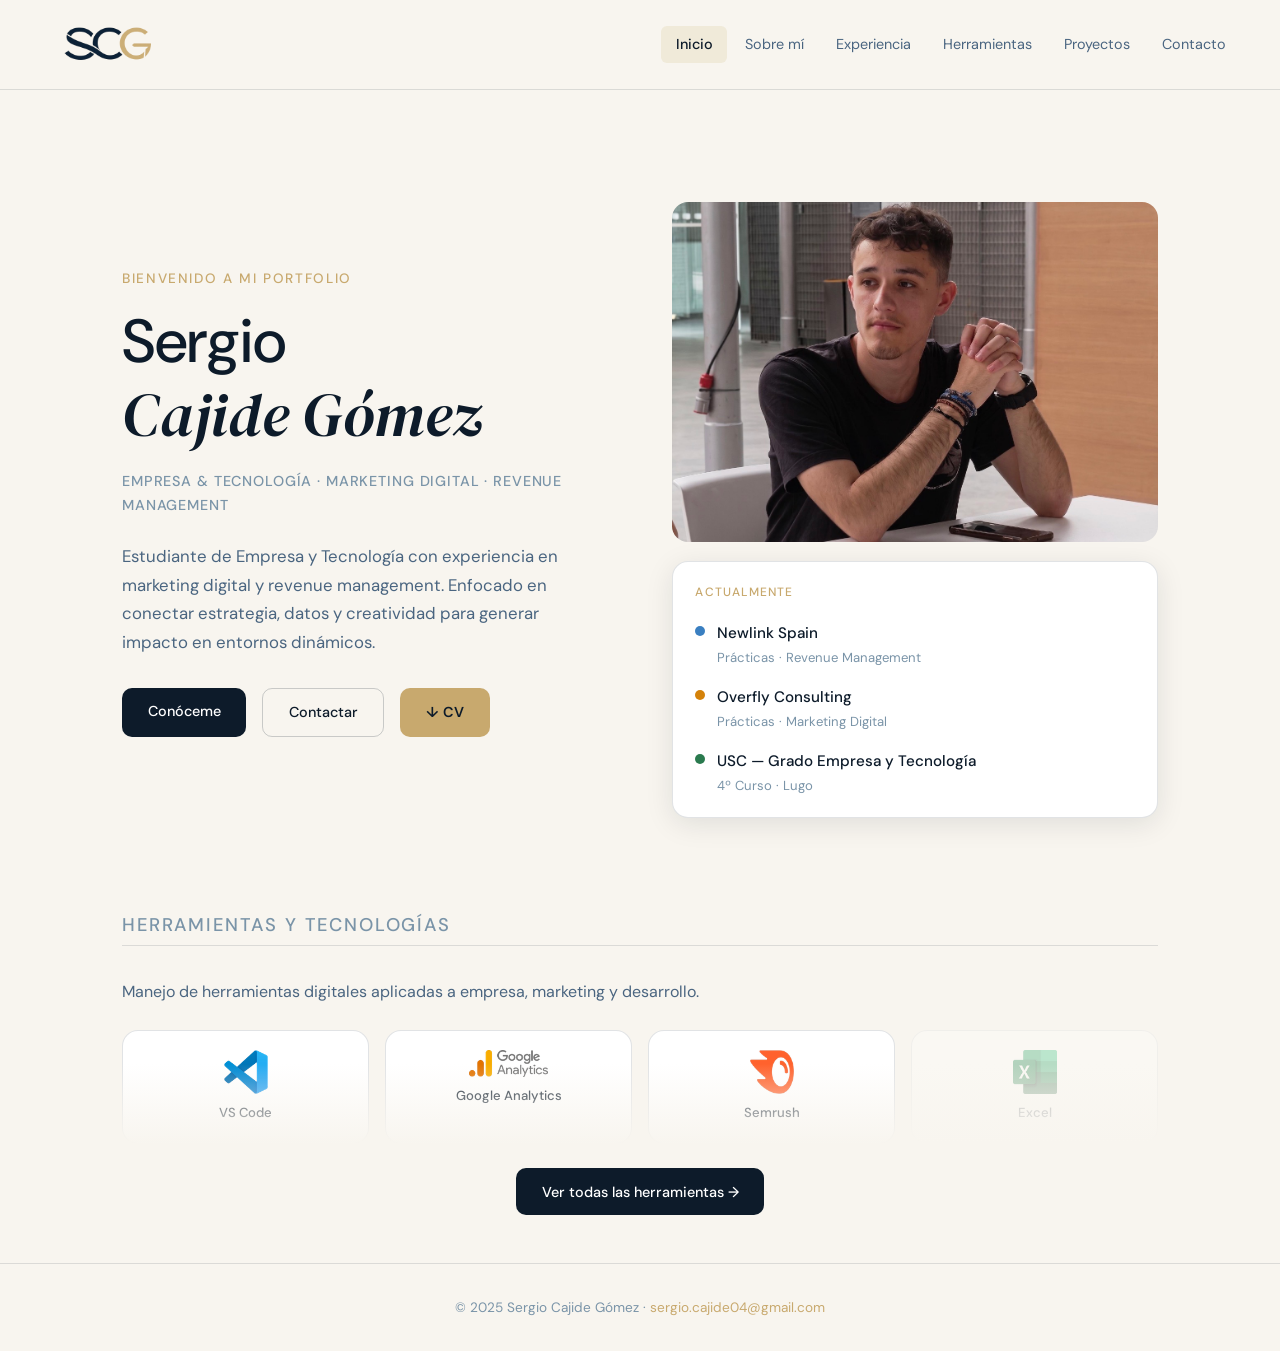
<file: index.html>
<!DOCTYPE html>
<html lang="es">
<head>
  <meta charset="UTF-8">
  <meta name="viewport" content="width=device-width, initial-scale=1.0">
  <title>Sergio Cajide Gómez — Portfolio</title>
  <link rel="stylesheet" href="style.css">
  <link href="https://fonts.googleapis.com/css2?family=DM+Serif+Display:ital@0;1&family=DM+Sans:wght@300;400;500&display=swap" rel="stylesheet">
</head>
<body>

  <nav class="navbar">
    <a href="index.html" class="nav-brand">
    <img src="img/SCG_logo.png" alt="SCG Logo">
    </a>
    <ul class="nav-links">
      <li><a href="index.html" class="active">Inicio</a></li>
      <li><a href="sobre-mi.html">Sobre mí</a></li>
      <li><a href="experiencia.html">Experiencia</a></li>
      <li><a href="herramientas.html">Herramientas</a></li>
      <li><a href="proyectos.html">Proyectos</a></li>
      <li><a href="contacto.html">Contacto</a></li>
    </ul>
    <button class="nav-toggle" id="navToggle">&#9776;</button>
  </nav>

  <section class="hero">
    <div class="hero-content">
      <p class="hero-eyebrow">Bienvenido a mi portfolio</p>
      <h1 class="hero-title">Sergio<br><em>Cajide Gómez</em></h1>
      <p class="hero-subtitle">Empresa &amp; Tecnología · Marketing Digital · Revenue Management</p>
      <p class="hero-desc">Estudiante de Empresa y Tecnología con experiencia en marketing digital y revenue management. Enfocado en conectar estrategia, datos y creatividad para generar impacto en entornos dinámicos.</p>
      <div class="hero-cta">
        <a href="sobre-mi.html" class="btn btn-primary">Conóceme</a>
        <a href="contacto.html" class="btn btn-outline">Contactar</a>
        <a href="sergio_cv.pdf" class="btn btn-cv" download>↓ CV</a>
      </div>
      </div>
    </div>
    <div class="hero-visual">
      <div class="hero-photo-wrap">
        <img src="img/foto.png" alt="Sergio Cajide Gómez" class="hero-photo">
      </div>
      <div class="hero-card">
        <div class="hero-tag">Actualmente</div>
        <div class="hero-roles">
          <div class="role-item">
            <span class="role-dot dot-blue"></span>
            <div>
              <p class="role-company">Newlink Spain</p>
              <p class="role-desc">Prácticas · Revenue Management</p>
            </div>
          </div>
          <div class="role-item">
            <span class="role-dot dot-amber"></span>
            <div>
              <p class="role-company">Overfly Consulting</p>
              <p class="role-desc">Prácticas · Marketing Digital</p>
            </div>
          </div>
          <div class="role-item">
            <span class="role-dot dot-green"></span>
            <div>
              <p class="role-company">USC — Grado Empresa y Tecnología</p>
              <p class="role-desc">4º Curso · Lugo</p>
            </div>
          </div>
        </div>
      </div>
    </div>
  </section>
  
  <section class="tools-preview-section container">
    <h2 class="section-title">Herramientas y tecnologías</h2>
    <p class="tools-intro">Manejo de herramientas digitales aplicadas a empresa, marketing y desarrollo.</p>
    <div class="tools-preview-wrap">
      <div class="tools-preview-grid">
        <div class="tool-chip">
          <img src="img/logo_vscode.png" alt="VS Code">
          <span>VS Code</span>
        </div>
        <div class="tool-chip">
          <img src="img/logo_googleanalytics.png" alt="Google Analytics">
          <span>Google Analytics</span>
        </div>
        <div class="tool-chip">
          <img src="img/logo_semrush.png" alt="Semrush">
          <span>Semrush</span>
        </div>
        <div class="tool-chip tool-chip-fade">
          <img src="img/logo_excel.png" alt="Excel">
          <span>Excel</span>
        </div>
      </div>
      <div class="tools-fade-overlay"></div>
    </div>
    <div style="text-align:center;margin-top:1.5rem;">
      <a href="herramientas.html" class="btn btn-primary">Ver todas las herramientas →</a>
    </div>
  </section>
  <nav class="mobile-bottom-nav">
    <a href="sobre-mi.html">Sobre mí</a>
    <a href="experiencia.html">Experiencia</a>
    <a href="herramientas.html">Herramientas</a>
    <a href="proyectos.html">Proyectos</a>
    <a href="contacto.html">Contacto</a>
  </nav>
  
  <footer class="footer">
    <p>© 2025 Sergio Cajide Gómez · <a href="mailto:sergio.cajide04@gmail.com">sergio.cajide04@gmail.com</a></p>
  </footer>

  <script src="nav.js"></script>
</body>
</html>
</file>
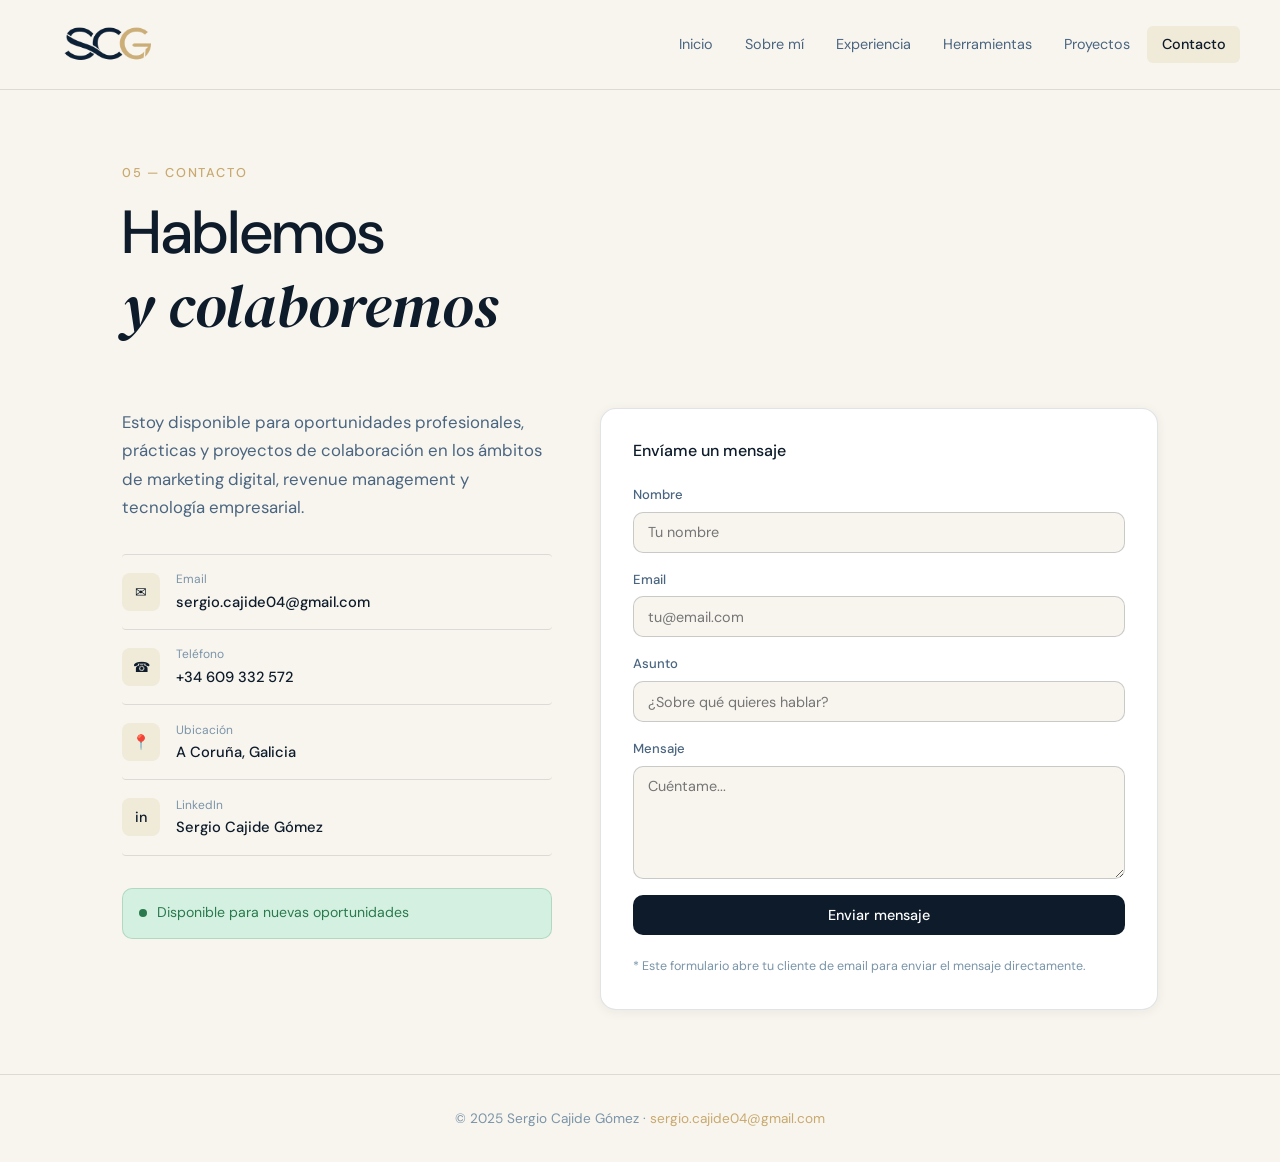
<file: contacto.html>
<!DOCTYPE html>
<html lang="es">
<head>
  <meta charset="UTF-8">
  <meta name="viewport" content="width=device-width, initial-scale=1.0">
  <title>Contacto — Sergio Cajide Gómez</title>
  <link rel="stylesheet" href="style.css">
  <link href="https://fonts.googleapis.com/css2?family=DM+Serif+Display:ital@0;1&family=DM+Sans:wght@300;400;500&display=swap" rel="stylesheet">
</head>
<body>

  <nav class="navbar">
    <a href="index.html" class="nav-brand">
    <img src="img/SCG_logo.png" alt="SCG Logo">
    </a>
    <ul class="nav-links">
      <li><a href="index.html">Inicio</a></li>
      <li><a href="sobre-mi.html">Sobre mí</a></li>
      <li><a href="experiencia.html">Experiencia</a></li>
      <li><a href="herramientas.html">Herramientas</a></li>
      <li><a href="proyectos.html">Proyectos</a></li>
      <li><a href="contacto.html" class="active">Contacto</a></li>
    </ul>
    <button class="nav-toggle" id="navToggle">&#9776;</button>
  </nav>

  <section class="page-header container">
    <p class="page-eyebrow">05 — Contacto</p>
    <h1 class="page-title">Hablemos<br><em>y colaboremos</em></h1>
  </section>

  <section class="contact-section container">
    <div class="contact-grid">

      <div class="contact-info">
        <p class="contact-intro">Estoy disponible para oportunidades profesionales, prácticas y proyectos de colaboración en los ámbitos de marketing digital, revenue management y tecnología empresarial.</p>

        <div class="contact-methods">
          <a href="mailto:sergio.cajide04@gmail.com" class="contact-method">
            <div class="contact-method-icon">✉</div>
            <div>
              <p class="contact-method-label">Email</p>
              <p class="contact-method-value">sergio.cajide04@gmail.com</p>
            </div>
          </a>

          <a href="tel:+34609332572" class="contact-method">
            <div class="contact-method-icon">☎</div>
            <div>
              <p class="contact-method-label">Teléfono</p>
              <p class="contact-method-value">+34 609 332 572</p>
            </div>
          </a>

          <div class="contact-method">
            <div class="contact-method-icon">📍</div>
            <div>
              <p class="contact-method-label">Ubicación</p>
              <p class="contact-method-value">A Coruña, Galicia</p>
            </div>
          </div>

          <a href="https://es.linkedin.com/in/sergio-cajide-g%C3%B3mez-41b924311" target="_blank" class="contact-method">
            <div class="contact-method-icon">in</div>
            <div>
              <p class="contact-method-label">LinkedIn</p>
              <p class="contact-method-value">Sergio Cajide Gómez</p>
            </div>
          </a>
        </div>

        <div class="availability-box">
          <span class="avail-dot"></span>
          <p>Disponible para nuevas oportunidades</p>
        </div>
      </div>

      <div class="contact-form-wrap">
        <h3 class="form-title">Envíame un mensaje</h3>
        <form class="contact-form" id="contactForm">
          <div class="form-group">
            <label for="nombre">Nombre</label>
            <input type="text" id="nombre" name="nombre" placeholder="Tu nombre" required>
          </div>
          <div class="form-group">
            <label for="email">Email</label>
            <input type="email" id="email" name="email" placeholder="tu@email.com" required>
          </div>
          <div class="form-group">
            <label for="asunto">Asunto</label>
            <input type="text" id="asunto" name="asunto" placeholder="¿Sobre qué quieres hablar?">
          </div>
          <div class="form-group">
            <label for="mensaje">Mensaje</label>
            <textarea id="mensaje" name="mensaje" rows="5" placeholder="Cuéntame..." required></textarea>
          </div>
          <button type="submit" class="btn btn-primary btn-full">Enviar mensaje</button>
          <p class="form-note">* Este formulario abre tu cliente de email para enviar el mensaje directamente.</p>
        </form>
      </div>

    </div>
  </section>
 <nav class="mobile-bottom-nav">
  <a href="index.html">Inicio</a>
  <a href="sobre-mi.html">Sobre mí</a>
  <a href="experiencia.html">Experiencia</a>
  <a href="herramientas.html">Herramientas</a>
  <a href="proyectos.html">Proyectos</a>
  </nav>
  <footer class="footer">
    <p>© 2025 Sergio Cajide Gómez · <a href="mailto:sergio.cajide04@gmail.com">sergio.cajide04@gmail.com</a></p>
  </footer>

  <script src="nav.js"></script>
  <script>
    document.getElementById('contactForm').addEventListener('submit', function(e) {
      e.preventDefault();
      const nombre = document.getElementById('nombre').value;
      const email = document.getElementById('email').value;
      const asunto = document.getElementById('asunto').value || 'Contacto desde portfolio';
      const mensaje = document.getElementById('mensaje').value;
      const body = `Nombre: ${nombre}\nEmail: ${email}\n\n${mensaje}`;
      window.location.href = `mailto:sergio.cajide04@gmail.com?subject=${encodeURIComponent(asunto)}&body=${encodeURIComponent(body)}`;
    });
  </script>
</body>
</html>
</file>
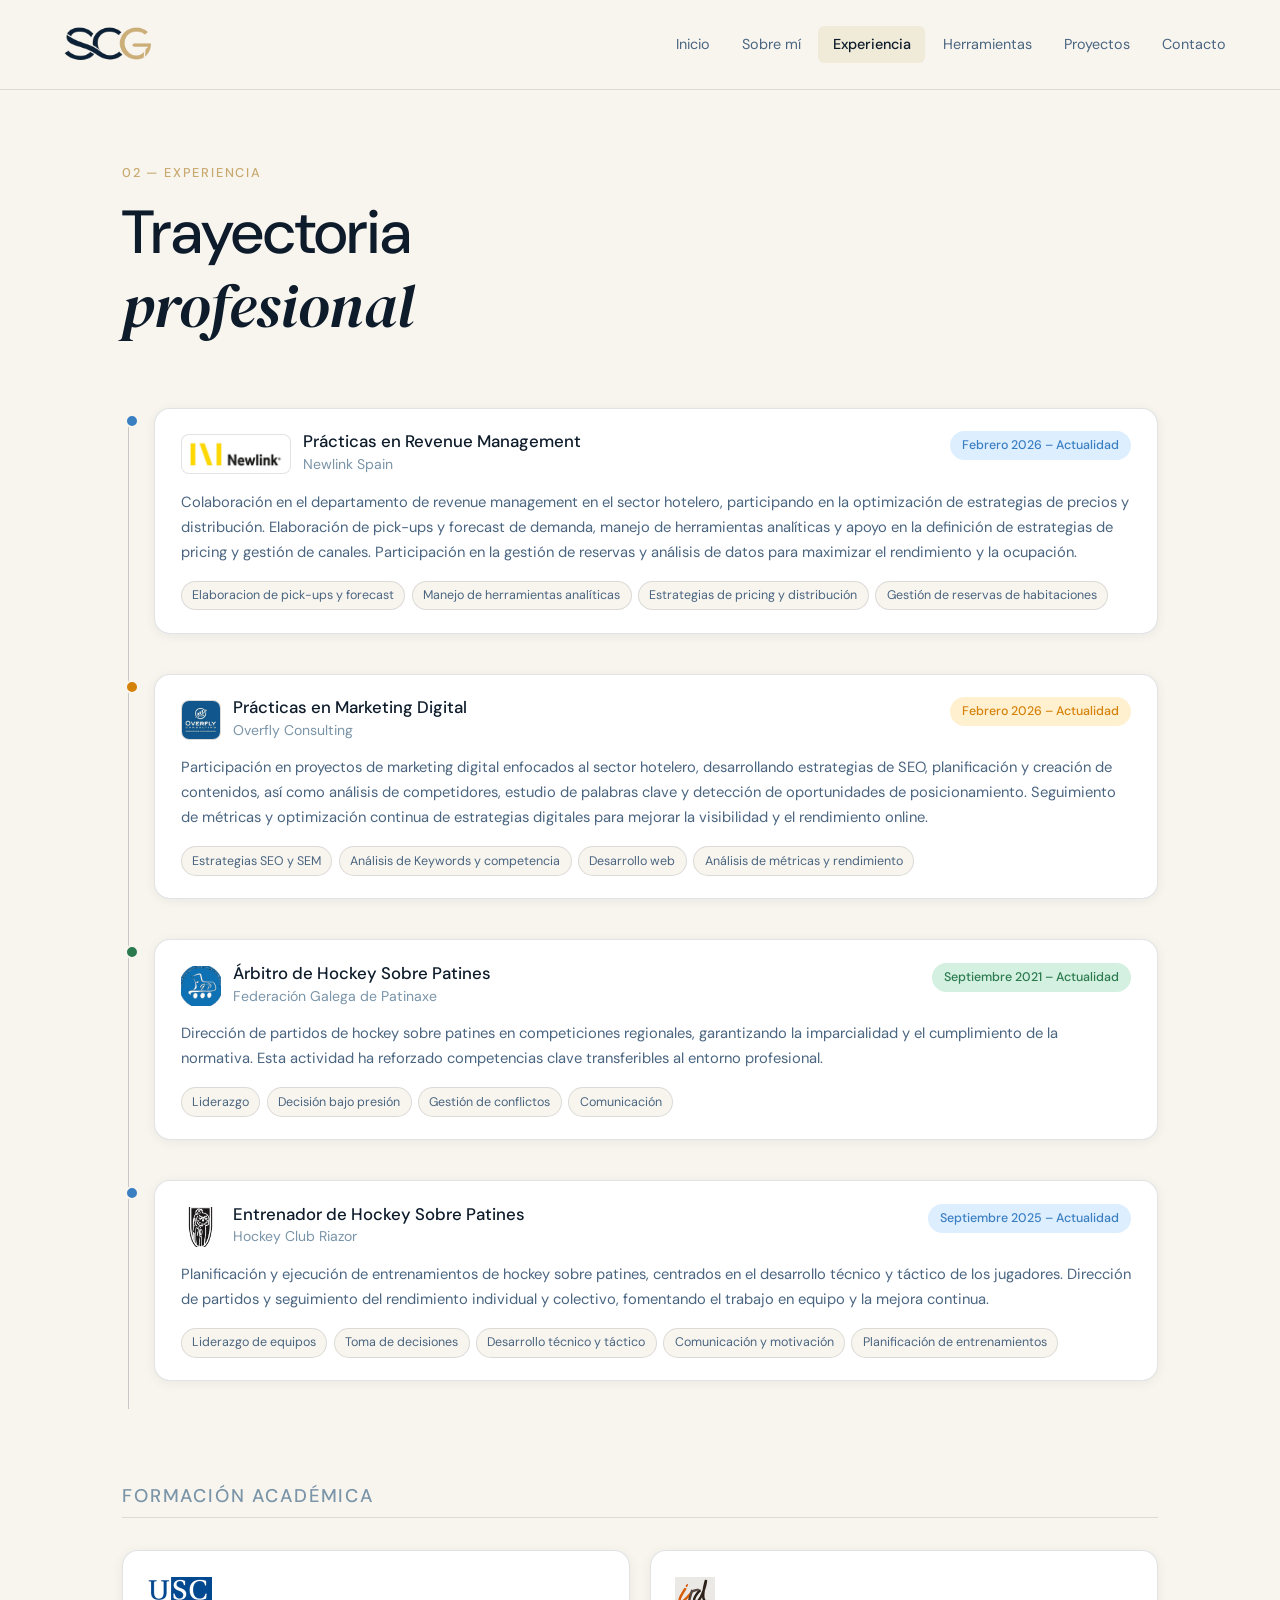
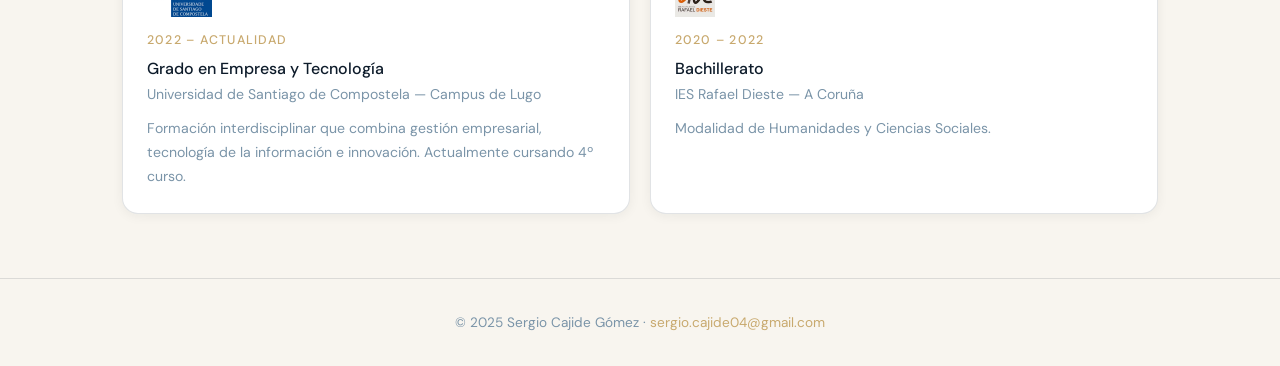
<file: experiencia.html>
<!DOCTYPE html>
<html lang="es">
<head>
  <meta charset="UTF-8">
  <meta name="viewport" content="width=device-width, initial-scale=1.0">
  <title>Experiencia — Sergio Cajide Gómez</title>
  <link rel="stylesheet" href="style.css">
  <link href="https://fonts.googleapis.com/css2?family=DM+Serif+Display:ital@0;1&family=DM+Sans:wght@300;400;500&display=swap" rel="stylesheet">
</head>
<body>

  <nav class="navbar">
    <a href="index.html" class="nav-brand">
    <img src="img/SCG_logo.png" alt="SCG Logo">
    </a>
    <ul class="nav-links">
      <li><a href="index.html">Inicio</a></li>
      <li><a href="sobre-mi.html">Sobre mí</a></li>
      <li><a href="experiencia.html" class="active">Experiencia</a></li>
      <li><a href="herramientas.html">Herramientas</a></li>
      <li><a href="proyectos.html">Proyectos</a></li>
      <li><a href="contacto.html">Contacto</a></li>
    </ul>
    <button class="nav-toggle" id="navToggle">&#9776;</button>
  </nav>

  <section class="page-header container">
    <p class="page-eyebrow">02 — Experiencia</p>
    <h1 class="page-title">Trayectoria<br><em>profesional</em></h1>
  </section>

  <section class="timeline-section container">

    <div class="timeline">

      <div class="timeline-item">
        <div class="timeline-dot dot-blue"></div>
        <div class="timeline-body">
          <div class="tl-header">
            <div style="display:flex;align-items:center;gap:0.8rem;">
              <div class="company-logo company-logo-wide">
                <img src="img/logo_newlink.png" alt="Newlink Spain" style="height:32px;width:auto;display:block;">
              </div>
              <div>
                <h3 class="tl-role">Prácticas en Revenue Management</h3>
                <p class="tl-company">Newlink Spain</p>
              </div>
            </div>
            <span class="tl-badge badge-blue">Febrero 2026 – Actualidad</span>
          </div>
          <p class="tl-desc">Colaboración en el departamento de revenue management en el sector hotelero, participando en la optimización de estrategias de precios y distribución. Elaboración de pick-ups y forecast de demanda, manejo de herramientas analíticas y apoyo en la definición de estrategias de pricing y gestión de canales. Participación en la gestión de reservas y análisis de datos para maximizar el rendimiento y la ocupación.</p>
          <div class="tl-tags">
            <span class="tag">Elaboracion de pick-ups y forecast</span>
            <span class="tag">Manejo de herramientas analíticas</span>
            <span class="tag">Estrategias de pricing y distribución</span>
            <span class="tag">Gestión de reservas de habitaciones</span>
          </div>
        </div>
      </div>

      <div class="timeline-item">
        <div class="timeline-dot dot-amber"></div>
        <div class="timeline-body">
          <div class="tl-header">
            <div style="display:flex;align-items:center;gap:0.8rem;">
              <div class="company-logo">
                <img src="img/logo_overfly.png" alt="Overfly Consulting" style="width:40px;height:40px;border-radius:8px;display:block;object-fit:cover;">
              </div>
              <div>
                <h3 class="tl-role">Prácticas en Marketing Digital</h3>
                <p class="tl-company">Overfly Consulting</p>
              </div>
            </div>
            <span class="tl-badge badge-amber">Febrero 2026 – Actualidad</span>
          </div>
          <p class="tl-desc">Participación en proyectos de marketing digital enfocados al sector hotelero, desarrollando estrategias de SEO, planificación y creación de contenidos, así como análisis de competidores, estudio de palabras clave y detección de oportunidades de posicionamiento. Seguimiento de métricas y optimización continua de estrategias digitales para mejorar la visibilidad y el rendimiento online.</p>
          <div class="tl-tags">
            <span class="tag">Estrategias SEO y SEM</span>
            <span class="tag">Análisis de Keywords y competencia</span>
            <span class="tag">Desarrollo web</span>
            <span class="tag">Análisis de métricas y rendimiento</span>
          </div>
        </div>
      </div>

      <div class="timeline-item">
        <div class="timeline-dot dot-green"></div>
        <div class="timeline-body">
          <div class="tl-header">
            <div style="display:flex;align-items:center;gap:0.8rem;">
              <div class="company-logo" style="background:transparent;border:none;">
                <img src="img/logo_fgp.png" alt="Federación Galega de Patinaxe" style="width:44px;height:44px;object-fit:contain;display:block;">
              </div>
              <div>
                <h3 class="tl-role">Árbitro de Hockey Sobre Patines</h3>
                <p class="tl-company">Federación Galega de Patinaxe</p>
              </div>
            </div>
            <span class="tl-badge badge-green">Septiembre 2021 – Actualidad</span>
          </div>
          <p class="tl-desc">Dirección de partidos de hockey sobre patines en competiciones regionales, garantizando la imparcialidad y el cumplimiento de la normativa. Esta actividad ha reforzado competencias clave transferibles al entorno profesional.</p>
          <div class="tl-tags">
            <span class="tag">Liderazgo</span>
            <span class="tag">Decisión bajo presión</span>
            <span class="tag">Gestión de conflictos</span>
            <span class="tag">Comunicación</span>
          </div>
        </div>
      </div>

      <div class="timeline-item">
        <div class="timeline-dot dot-blue"></div>
        <div class="timeline-body">
          <div class="tl-header">
            <div style="display:flex;align-items:center;gap:0.8rem;">
              <div class="company-logo" style="background:transparent;border:none;">
                <img src="img/logo_riazor.png" alt="Hockey Club Riazor" style="width:44px;height:44px;object-fit:contain;display:block;">
              </div>
              <div>
                <h3 class="tl-role">Entrenador de Hockey Sobre Patines</h3>
                <p class="tl-company">Hockey Club Riazor</p>
              </div>
            </div>
            <span class="tl-badge badge-blue">Septiembre 2025 – Actualidad</span>
          </div>
          <p class="tl-desc">Planificación y ejecución de entrenamientos de hockey sobre patines, centrados en el desarrollo técnico y táctico de los jugadores. Dirección de partidos y seguimiento del rendimiento individual y colectivo, fomentando el trabajo en equipo y la mejora continua.</p>
          <div class="tl-tags">
            <span class="tag">Liderazgo de equipos</span>
            <span class="tag">Toma de decisiones</span>
            <span class="tag">Desarrollo técnico y táctico</span>
            <span class="tag">Comunicación y motivación</span>
            <span class="tag">Planificación de entrenamientos</span>
          </div>
        </div>
      </div>

    </div>
  </section>

  <section class="edu-section container">
    <h2 class="section-title">Formación académica</h2>
    <div class="edu-grid">
      <div class="edu-card">
        <div class="edu-logo-row">
          <img src="img/logo_usc.png" alt="USC" class="edu-logo">
        </div>
        <span class="edu-year">2022 – Actualidad</span>
        <h3>Grado en Empresa y Tecnología</h3>
        <p class="edu-place">Universidad de Santiago de Compostela — Campus de Lugo</p>
        <p class="edu-detail">Formación interdisciplinar que combina gestión empresarial, tecnología de la información e innovación. Actualmente cursando 4º curso.</p>
      </div>
      <div class="edu-card">
        <div class="edu-logo-row">
          <img src="img/logo_ird.png" alt="IES Rafael Dieste" class="edu-logo">
        </div>
        <span class="edu-year">2020 – 2022</span>
        <h3>Bachillerato</h3>
        <p class="edu-place">IES Rafael Dieste — A Coruña</p>
        <p class="edu-detail">Modalidad de Humanidades y Ciencias Sociales.</p>
      </div>
    </div>
  </section>
  <nav class="mobile-bottom-nav">
    <a href="index.html">Inicio</a>
    <a href="sobre-mi.html">Sobre mí</a>
    <a href="herramientas.html">Herramientas</a>
    <a href="proyectos.html">Proyectos</a>
    <a href="contacto.html">Contacto</a>
  </nav>
  <footer class="footer">
    <p>© 2025 Sergio Cajide Gómez · <a href="mailto:sergio.cajide04@gmail.com">sergio.cajide04@gmail.com</a></p>
  </footer>

  <script src="nav.js"></script>
</body>
</html>
</file>
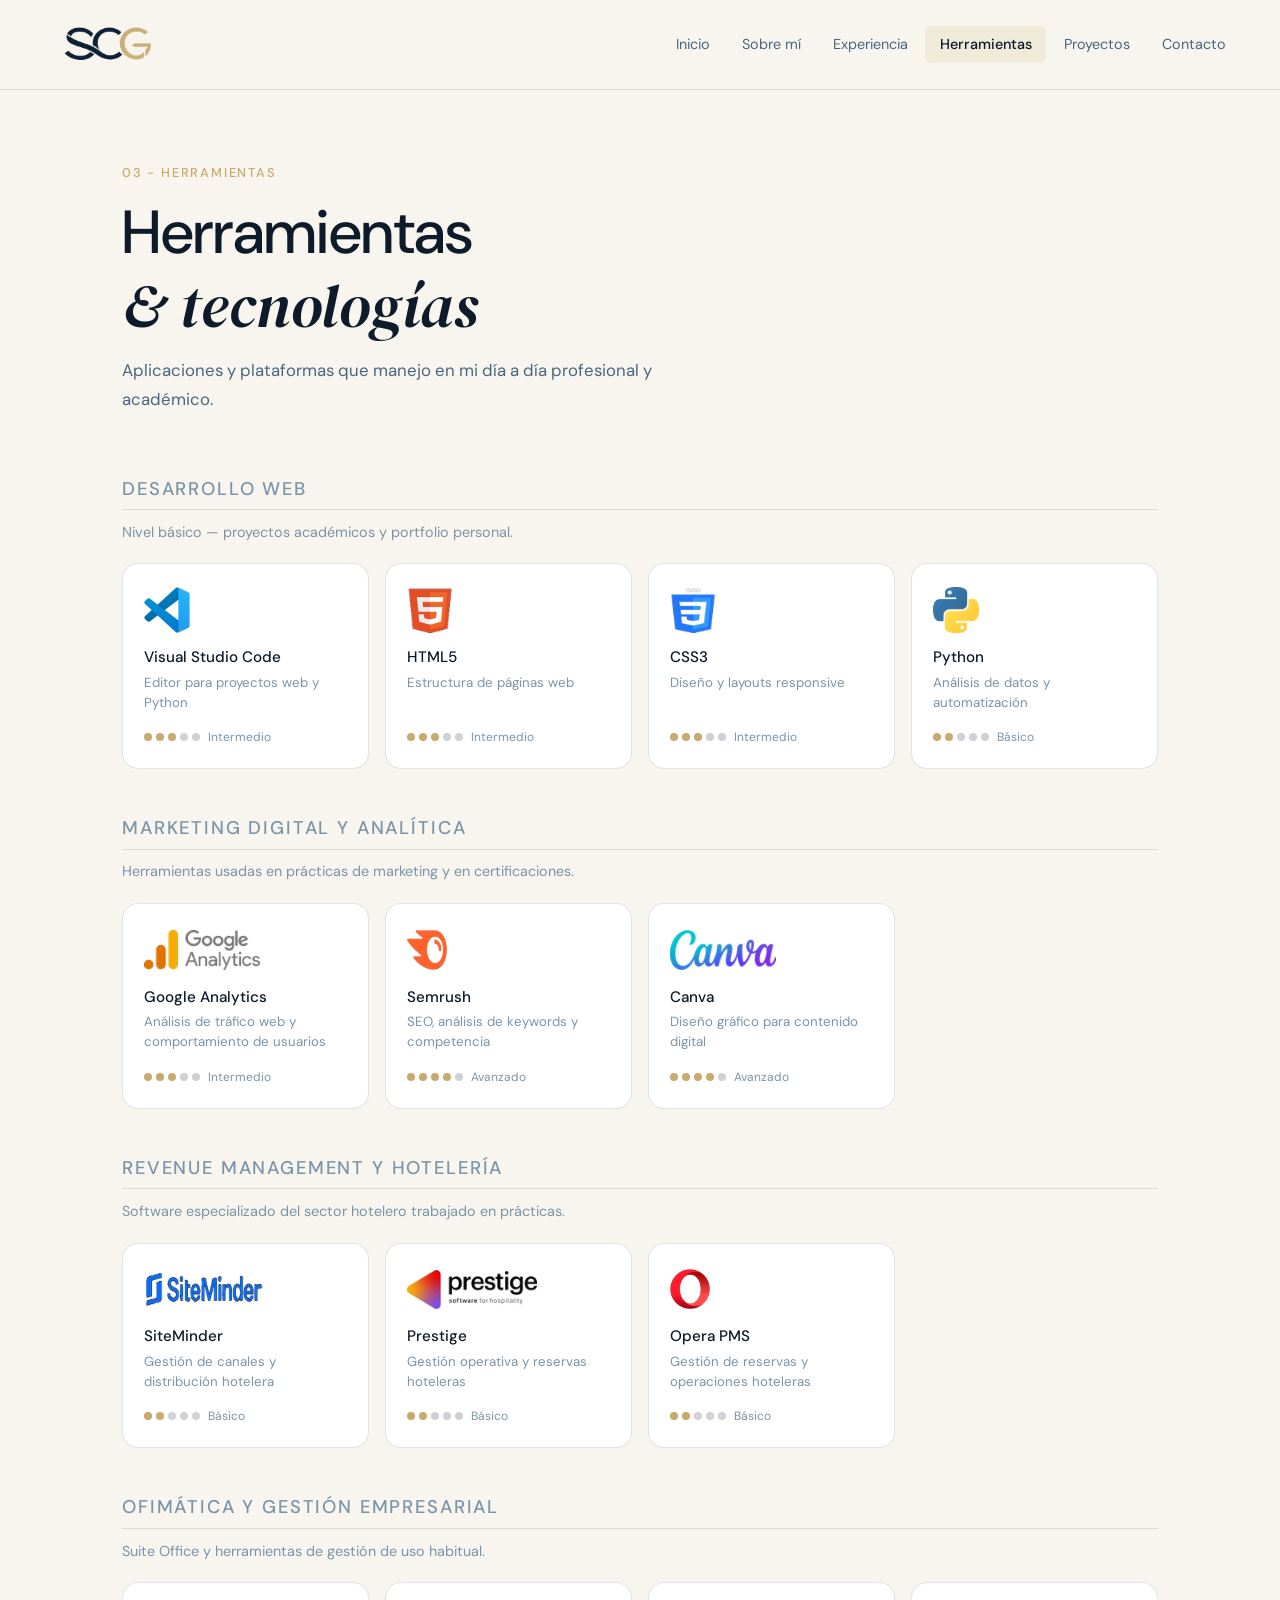
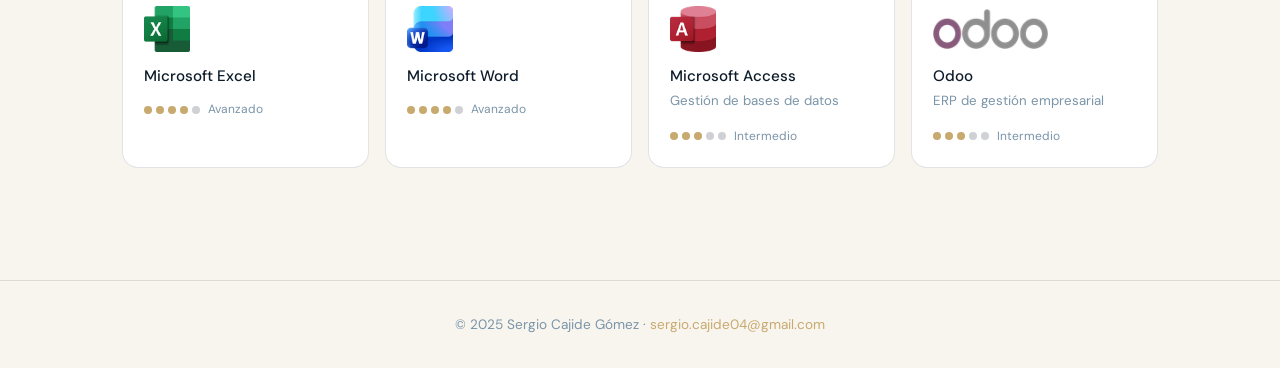
<file: herramientas.html>
<!DOCTYPE html>
<html lang="es">
<head>
  <meta charset="UTF-8">
  <meta name="viewport" content="width=device-width, initial-scale=1.0">
  <title>Herramientas — Sergio Cajide Gómez</title>
  <link rel="stylesheet" href="style.css">
  <link href="https://fonts.googleapis.com/css2?family=DM+Serif+Display:ital@0;1&family=DM+Sans:wght@300;400;500&display=swap" rel="stylesheet">
</head>
<body>

  <nav class="navbar">
    <a href="index.html" class="nav-brand">
    <img src="img/SCG_logo.png" alt="SCG Logo">
    </a>
    <ul class="nav-links">
      <li><a href="index.html">Inicio</a></li>
      <li><a href="sobre-mi.html">Sobre mí</a></li>
      <li><a href="experiencia.html">Experiencia</a></li>
      <li><a href="herramientas.html" class="active">Herramientas</a></li>
      <li><a href="proyectos.html">Proyectos</a></li>
      <li><a href="contacto.html">Contacto</a></li>
    </ul>
    <button class="nav-toggle" id="navToggle">&#9776;</button>
  </nav>

  <section class="page-header container">
    <p class="page-eyebrow">03 - Herramientas</p>
    <h1 class="page-title">Herramientas<br><em>&amp; tecnologías</em></h1>
    <p class="page-subtitle">Aplicaciones y plataformas que manejo en mi día a día profesional y académico.</p>
  </section>

  <section class="tools-full-section container">

    <div class="tool-category">
      <h2 class="section-title">Desarrollo web</h2>
      <p class="tools-cat-desc">Nivel básico — proyectos académicos y portfolio personal.</p>
      <div class="tools-full-grid">

        <div class="tool-card">
          <div class="tool-card-logo">
            <img src="img/logo_vscode.png" alt="Visual Studio Code">
          </div>
          <h4>Visual Studio Code</h4>
          <p>Editor para proyectos web y Python</p>
          <div class="tool-level">
            <span class="level-dot active"></span>
            <span class="level-dot active"></span>
            <span class="level-dot active"></span>
            <span class="level-dot"></span>
            <span class="level-dot"></span>
            <span class="level-label">Intermedio</span>
          </div>
        </div>

        <div class="tool-card">
          <div class="tool-card-logo">
            <img src="img/logo_html.png" alt="HTML5">
          </div>
          <h4>HTML5</h4>
          <p>Estructura de páginas web</p>
          <div class="tool-level">
            <span class="level-dot active"></span>
            <span class="level-dot active"></span>
            <span class="level-dot active"></span>
            <span class="level-dot"></span>
            <span class="level-dot"></span>
            <span class="level-label">Intermedio</span>
          </div>
        </div>

        <div class="tool-card">
          <div class="tool-card-logo">
            <img src="img/logo_css.png" alt="CSS3">
          </div>
          <h4>CSS3</h4>
          <p>Diseño y layouts responsive</p>
          <div class="tool-level">
            <span class="level-dot active"></span>
            <span class="level-dot active"></span>
            <span class="level-dot active"></span>
            <span class="level-dot"></span>
            <span class="level-dot"></span>
            <span class="level-label">Intermedio</span>
          </div>
        </div>

        <div class="tool-card">
          <div class="tool-card-logo">
            <img src="img/logo_python.png" alt="Python">
          </div>
          <h4>Python</h4>
          <p>Análisis de datos y automatización</p>
          <div class="tool-level">
            <span class="level-dot active"></span>
            <span class="level-dot active"></span>
            <span class="level-dot"></span>
            <span class="level-dot"></span>
            <span class="level-dot"></span>
            <span class="level-label">Básico</span>
          </div>
        </div>

      </div>
    </div>

    <div class="tool-category">
      <h2 class="section-title">Marketing digital y analítica</h2>
      <p class="tools-cat-desc">Herramientas usadas en prácticas de marketing y en certificaciones.</p>
      <div class="tools-full-grid">

        <div class="tool-card">
          <div class="tool-card-logo tool-card-logo-wide">
            <img src="img/logo_googleanalytics.png" alt="Google Analytics">
          </div>
          <h4>Google Analytics</h4>
          <p>Análisis de tráfico web y comportamiento de usuarios</p>
          <div class="tool-level">
            <span class="level-dot active"></span>
            <span class="level-dot active"></span>
            <span class="level-dot active"></span>
            <span class="level-dot"></span>
            <span class="level-dot"></span>
            <span class="level-label">Intermedio</span>
          </div>
        </div>

        <div class="tool-card">
          <div class="tool-card-logo tool-card-logo-wide">
            <img src="img/logo_semrush.png" alt="Semrush">
          </div>
          <h4>Semrush</h4>
          <p>SEO, análisis de keywords y competencia</p>
          <div class="tool-level">
            <span class="level-dot active"></span>
            <span class="level-dot active"></span>
            <span class="level-dot active"></span>
            <span class="level-dot active"></span>
            <span class="level-dot"></span>
            <span class="level-label">Avanzado</span>
          </div>
        </div>

        <div class="tool-card">
          <div class="tool-card-logo tool-card-logo-wide">
            <img src="img/logo_canva.png" alt="Canva">
          </div>
          <h4>Canva</h4>
          <p>Diseño gráfico para contenido digital</p>
          <div class="tool-level">
            <span class="level-dot active"></span>
            <span class="level-dot active"></span>
            <span class="level-dot active"></span>
            <span class="level-dot active"></span>
            <span class="level-dot"></span>
            <span class="level-label">Avanzado</span>
          </div>
        </div>

      </div>
    </div>

    <div class="tool-category">
      <h2 class="section-title">Revenue management y hotelería</h2>
      <p class="tools-cat-desc">Software especializado del sector hotelero trabajado en prácticas.</p>
      <div class="tools-full-grid">

        <div class="tool-card">
          <div class="tool-card-logo tool-card-logo-wide">
            <img src="img/logo_siteminder.png" alt="SiteMinder">
          </div>
          <h4>SiteMinder</h4>
          <p>Gestión de canales y distribución hotelera</p>
          <div class="tool-level">
            <span class="level-dot active"></span>
            <span class="level-dot active"></span>
            <span class="level-dot"></span>
            <span class="level-dot"></span>
            <span class="level-dot"></span>
            <span class="level-label">Básico</span>
          </div>
        </div>

        <div class="tool-card">
          <div class="tool-card-logo tool-card-logo-wide">
            <img src="img/logo_prestige.png" alt="Prestige">
          </div>
          <h4>Prestige</h4>
          <p>Gestión operativa y reservas hoteleras</p>
          <div class="tool-level">
            <span class="level-dot active"></span>
            <span class="level-dot active"></span>
            <span class="level-dot"></span>
            <span class="level-dot"></span>
            <span class="level-dot"></span>
            <span class="level-label">Básico</span>
          </div>
        </div>

        <div class="tool-card">
          <div class="tool-card-logo tool-card-logo-wide">
            <img src="img/logo_opera.png" alt="Opera">
          </div>
          <h4>Opera PMS</h4>
          <p>Gestión de reservas y operaciones hoteleras</p>
          <div class="tool-level">
            <span class="level-dot active"></span>
            <span class="level-dot active"></span>
            <span class="level-dot"></span>
            <span class="level-dot"></span>
            <span class="level-dot"></span>
            <span class="level-label">Básico</span>
          </div>
        </div>

      </div>
    </div>

    <div class="tool-category">
      <h2 class="section-title">Ofimática y gestión empresarial</h2>
      <p class="tools-cat-desc">Suite Office y herramientas de gestión de uso habitual.</p>
      <div class="tools-full-grid">

        <div class="tool-card">
          <div class="tool-card-logo">
            <img src="img/logo_excel.png" alt="Excel">
          </div>
          <h4>Microsoft Excel</h4>
          <div class="tool-level">
            <span class="level-dot active"></span>
            <span class="level-dot active"></span>
            <span class="level-dot active"></span>
            <span class="level-dot active"></span>
            <span class="level-dot"></span>
            <span class="level-label">Avanzado</span>
          </div>
        </div>

        <div class="tool-card">
          <div class="tool-card-logo">
            <img src="img/logo_word.png" alt="Word">
          </div>
          <h4>Microsoft Word</h4>
          <div class="tool-level">
            <span class="level-dot active"></span>
            <span class="level-dot active"></span>
            <span class="level-dot active"></span>
            <span class="level-dot active"></span>
            <span class="level-dot"></span>
            <span class="level-label">Avanzado</span>
          </div>
        </div>

        <div class="tool-card">
          <div class="tool-card-logo">
            <img src="img/logo_access.png" alt="Access">
          </div>
          <h4>Microsoft Access</h4>
          <p>Gestión de bases de datos</p>
          <div class="tool-level">
            <span class="level-dot active"></span>
            <span class="level-dot active"></span>
            <span class="level-dot active"></span>
            <span class="level-dot"></span>
            <span class="level-dot"></span>
            <span class="level-label">Intermedio</span>
          </div>
        </div>

        <div class="tool-card">
          <div class="tool-card-logo tool-card-logo-wide">
            <img src="img/logo_odoo.png" alt="Odoo">
          </div>
          <h4>Odoo</h4>
          <p>ERP de gestión empresarial</p>
          <div class="tool-level">
            <span class="level-dot active"></span>
            <span class="level-dot active"></span>
            <span class="level-dot active"></span>
            <span class="level-dot"></span>
            <span class="level-dot"></span>
            <span class="level-label">Intermedio</span>
          </div>
        </div>

      </div>
    </div>

  </section>
  <nav class="mobile-bottom-nav">
    <a href="index.html">Inicio</a>
    <a href="sobre-mi.html">Sobre mí</a>
    <a href="experiencia.html">Experiencia</a>
    <a href="proyectos.html">Proyectos</a>
    <a href="contacto.html">Contacto</a>
  </nav>
  <footer class="footer">
    <p>© 2025 Sergio Cajide Gómez · <a href="mailto:sergio.cajide04@gmail.com">sergio.cajide04@gmail.com</a></p>
  </footer>

  <script src="nav.js"></script>
</body>
</html>
</file>
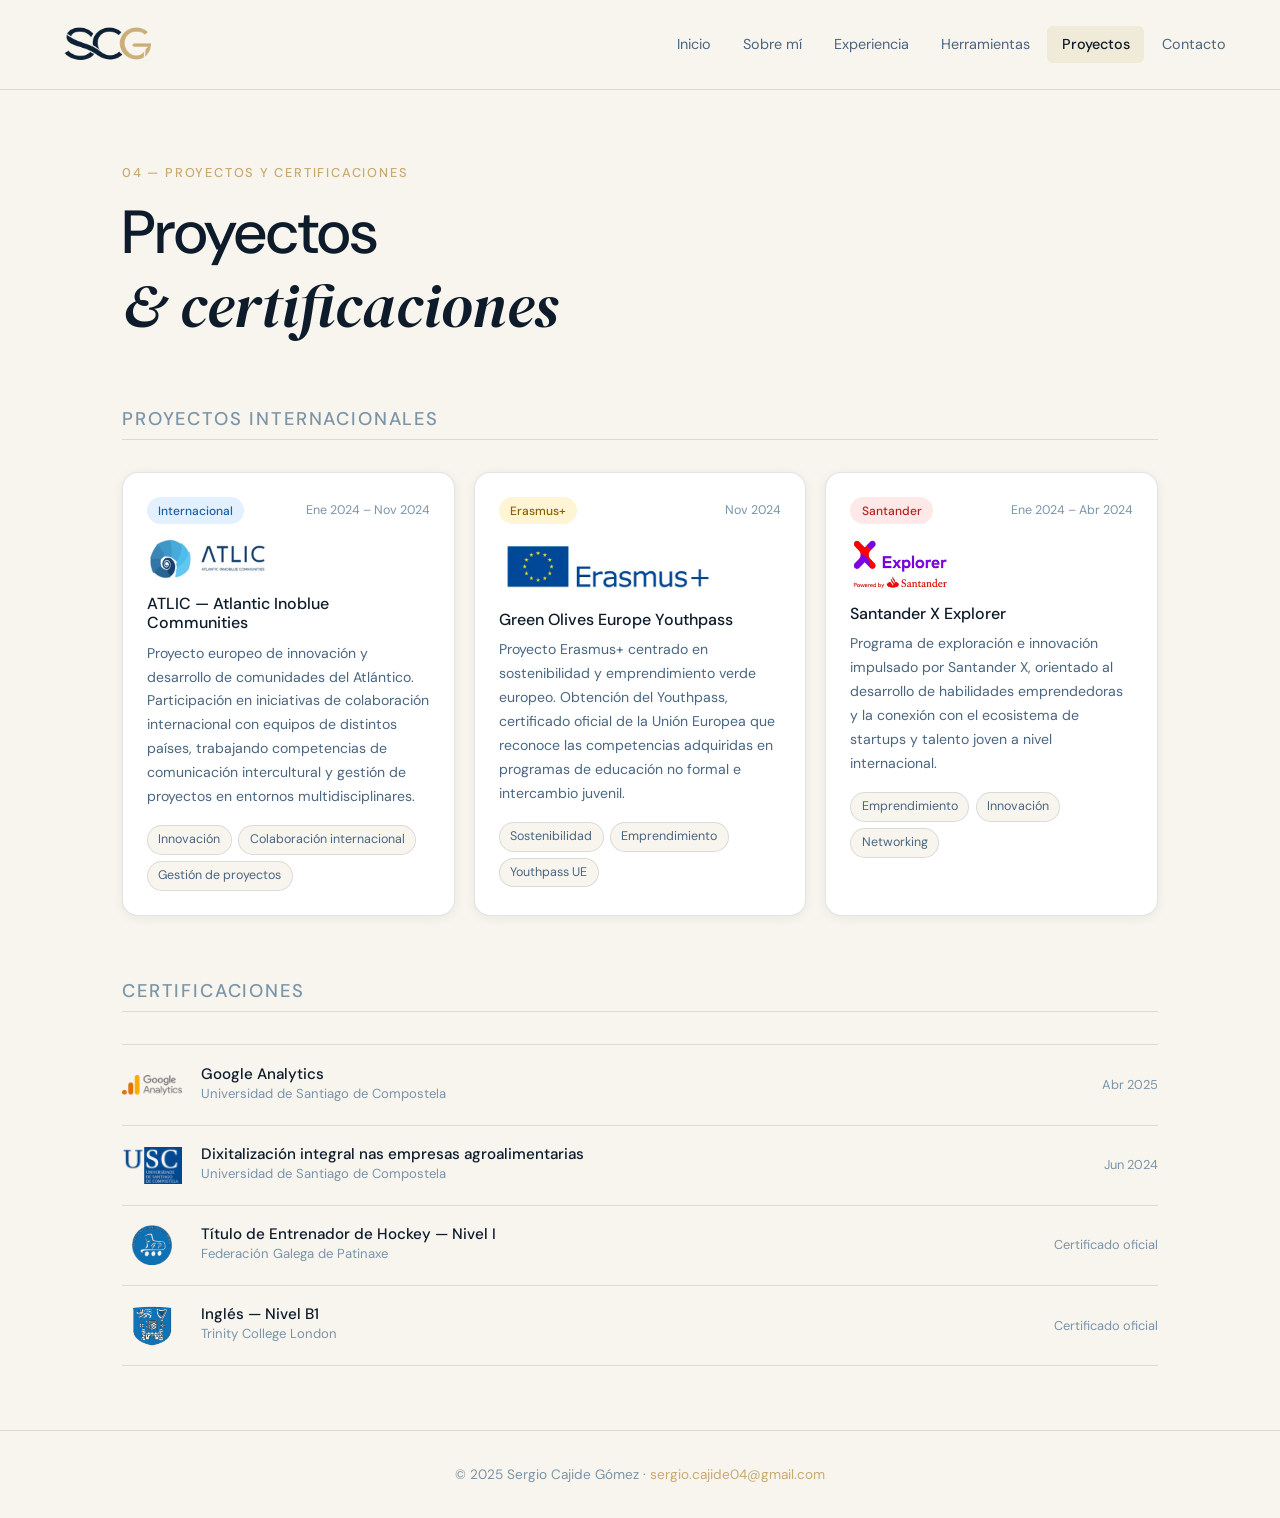
<file: proyectos.html>
<!DOCTYPE html>
<html lang="es">
<head>
  <meta charset="UTF-8">
  <meta name="viewport" content="width=device-width, initial-scale=1.0">
  <title>Proyectos — Sergio Cajide Gómez</title>
  <link rel="stylesheet" href="style.css">
  <link href="https://fonts.googleapis.com/css2?family=DM+Serif+Display:ital@0;1&family=DM+Sans:wght@300;400;500&display=swap" rel="stylesheet">
</head>
<body>

  <nav class="navbar">
    <a href="index.html" class="nav-brand">
    <img src="img/SCG_logo.png" alt="SCG Logo">
    </a>
    <ul class="nav-links">
      <li><a href="index.html">Inicio</a></li>
      <li><a href="sobre-mi.html">Sobre mí</a></li>
      <li><a href="experiencia.html">Experiencia</a></li>
      <li><a href="herramientas.html">Herramientas</a></li>
      <li><a href="proyectos.html" class="active">Proyectos</a></li>
      <li><a href="contacto.html">Contacto</a></li>
    </ul>
    <button class="nav-toggle" id="navToggle">&#9776;</button>
  </nav>

  <section class="page-header container">
    <p class="page-eyebrow">04 — Proyectos y Certificaciones</p>
    <h1 class="page-title">Proyectos<br><em>&amp; certificaciones</em></h1>
  </section>

  <section class="projects-section container">
    <h2 class="section-title">Proyectos internacionales</h2>
    <div class="project-grid">

      <div class="project-card">
        <div class="project-header">
          <span class="project-tag tag-intl">Internacional</span>
          <span class="project-date">Ene 2024 – Nov 2024</span>
        </div>
        <div class="project-logo-wrap">
          <img src="img/logo_atlic.png" alt="ATLIC" style="height:44px;width:auto;display:block;">
        </div>
        <h3>ATLIC — Atlantic Inoblue Communities</h3>
        <p>Proyecto europeo de innovación y desarrollo de comunidades del Atlántico. Participación en iniciativas de colaboración internacional con equipos de distintos países, trabajando competencias de comunicación intercultural y gestión de proyectos en entornos multidisciplinares.</p>
        <div class="tl-tags">
          <span class="tag">Innovación</span>
          <span class="tag">Colaboración internacional</span>
          <span class="tag">Gestión de proyectos</span>
        </div>
      </div>

      <div class="project-card">
        <div class="project-header">
          <span class="project-tag tag-erasmus">Erasmus+</span>
          <span class="project-date">Nov 2024</span>
        </div>
        <div class="project-logo-wrap">
          <img src="img/logo_erasmus.png" alt="Erasmus+" style="height:60px;width:auto;display:block;background:#fff;border-radius:6px;padding:4px;">
        </div>
        <h3>Green Olives Europe Youthpass</h3>
        <p>Proyecto Erasmus+ centrado en sostenibilidad y emprendimiento verde europeo. Obtención del Youthpass, certificado oficial de la Unión Europea que reconoce las competencias adquiridas en programas de educación no formal e intercambio juvenil.</p>
        <div class="tl-tags">
          <span class="tag">Sostenibilidad</span>
          <span class="tag">Emprendimiento</span>
          <span class="tag">Youthpass UE</span>
        </div>
      </div>

      <div class="project-card">
        <div class="project-header">
          <span class="project-tag tag-santander">Santander</span>
          <span class="project-date">Ene 2024 – Abr 2024</span>
        </div>
        <div class="project-logo-wrap">
          <img src="img/logo_santander.png" alt="Santander X Explorer" style="height:54px;width:auto;display:block;">
        </div>
        <h3>Santander X Explorer</h3>
        <p>Programa de exploración e innovación impulsado por Santander X, orientado al desarrollo de habilidades emprendedoras y la conexión con el ecosistema de startups y talento joven a nivel internacional.</p>
        <div class="tl-tags">
          <span class="tag">Emprendimiento</span>
          <span class="tag">Innovación</span>
          <span class="tag">Networking</span>
        </div>
      </div>

    </div>
  </section>

  <section class="certs-section container">
    <h2 class="section-title">Certificaciones</h2>
    <div class="cert-list">

      <div class="cert-item">
        <div class="cert-logo cert-logo-img">
          <img src="img/logo_googleanalytics.png" alt="Google Analytics">
        </div>
        <div class="cert-info">
          <h4>Google Analytics</h4>
          <p>Universidad de Santiago de Compostela</p>
        </div>
        <span class="cert-date">Abr 2025</span>
      </div>

      <div class="cert-item">
        <div class="cert-logo cert-logo-img">
          <img src="img/logo_usc.png" alt="USC">
        </div>
        <div class="cert-info">
          <h4>Dixitalización integral nas empresas agroalimentarias</h4>
          <p>Universidad de Santiago de Compostela</p>
        </div>
        <span class="cert-date">Jun 2024</span>
      </div>

      <div class="cert-item">
        <div class="cert-logo cert-logo-img">
          <img src="img/logo_fgp.png" alt="Federación Galega de Patinaxe">
        </div>
        <div class="cert-info">
          <h4>Título de Entrenador de Hockey — Nivel I</h4>
          <p>Federación Galega de Patinaxe</p>
        </div>
        <span class="cert-date">Certificado oficial</span>
      </div>

      <div class="cert-item">
        <div class="cert-logo cert-logo-img">
          <img src="img/logo_trinity.png" alt="Trinity College London">
        </div>
        <div class="cert-info">
          <h4>Inglés — Nivel B1</h4>
          <p>Trinity College London</p>
        </div>
        <span class="cert-date">Certificado oficial</span>
      </div>

    </div>
  </section>
  <nav class="mobile-bottom-nav">
    <a href="index.html">Inicio</a>
    <a href="sobre-mi.html">Sobre mí</a>
    <a href="experiencia.html">Experiencia</a>
    <a href="herramientas.html">Herramientas</a>
    <a href="contacto.html">Contacto</a>
  </nav>
  <footer class="footer">
    <p>© 2025 Sergio Cajide Gómez · <a href="mailto:sergio.cajide04@gmail.com">sergio.cajide04@gmail.com</a></p>
  </footer>

  <script src="nav.js"></script>
</body>
</html>
</file>
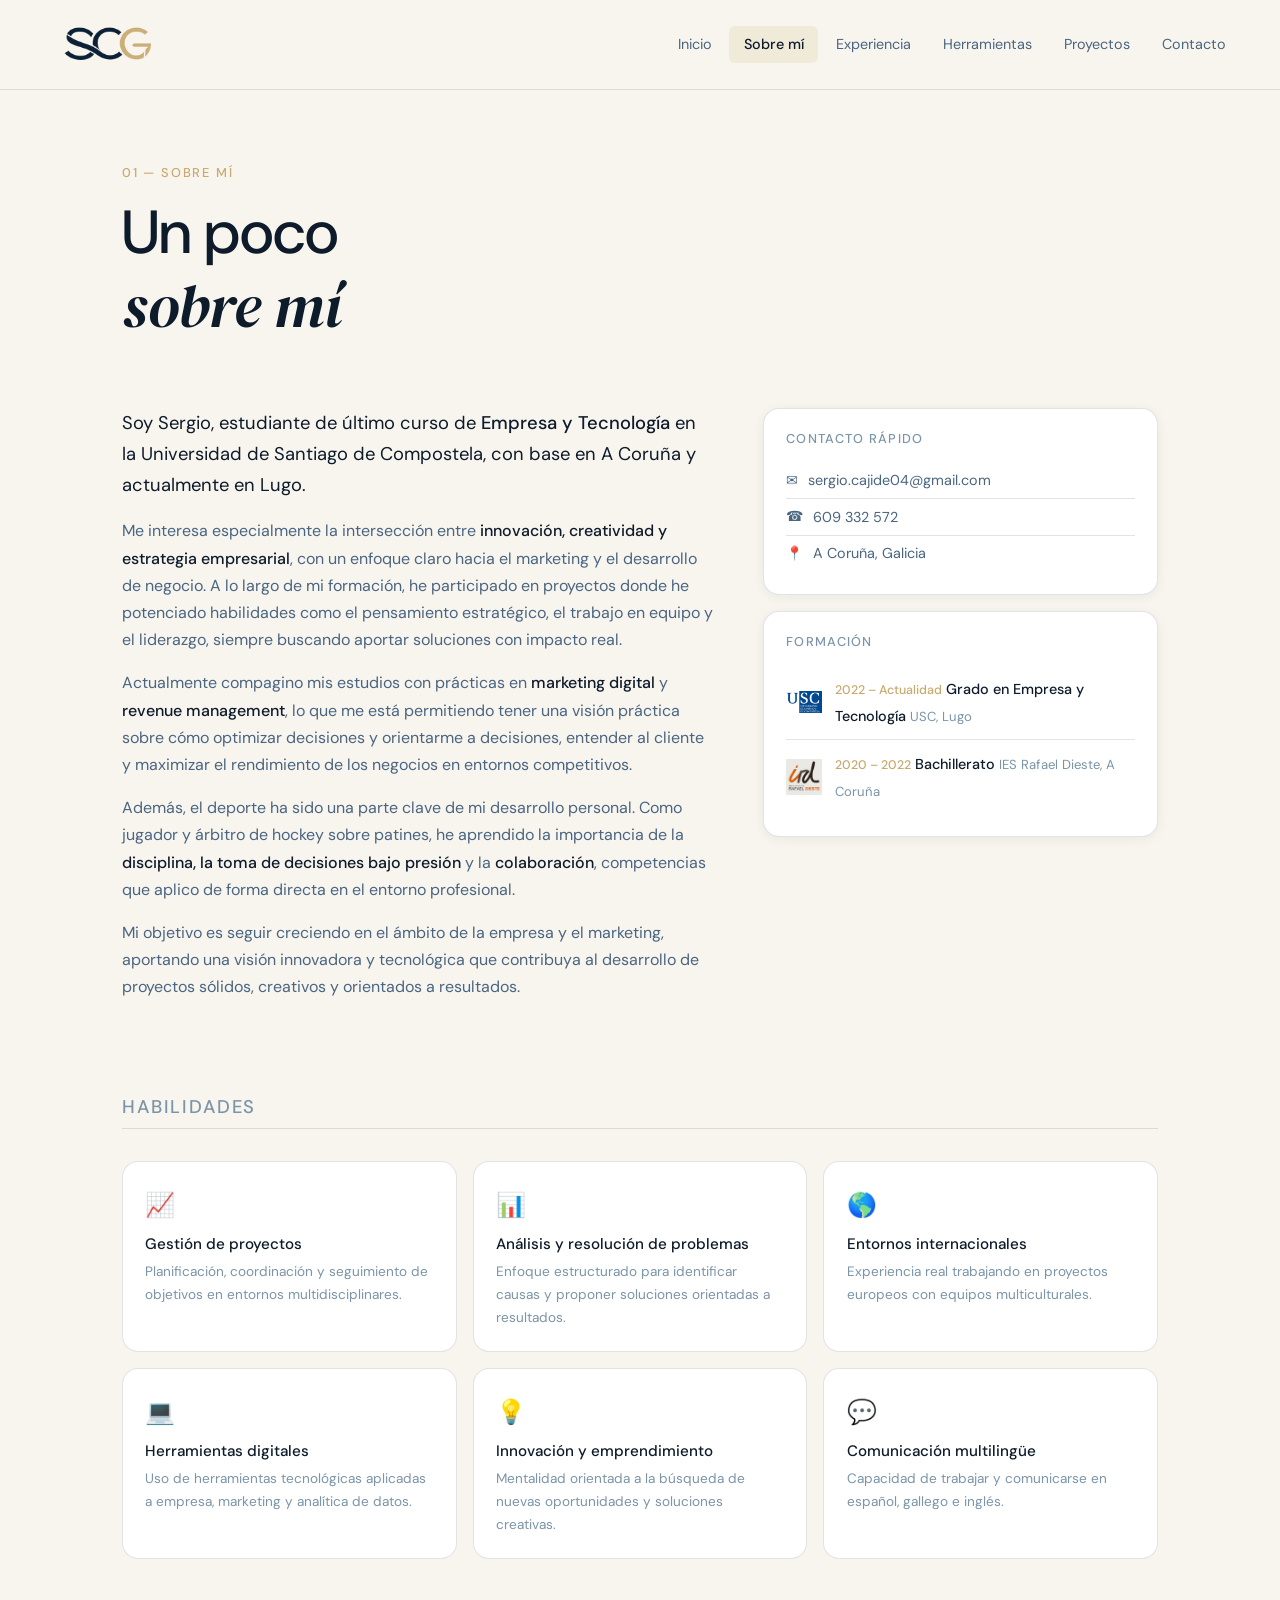
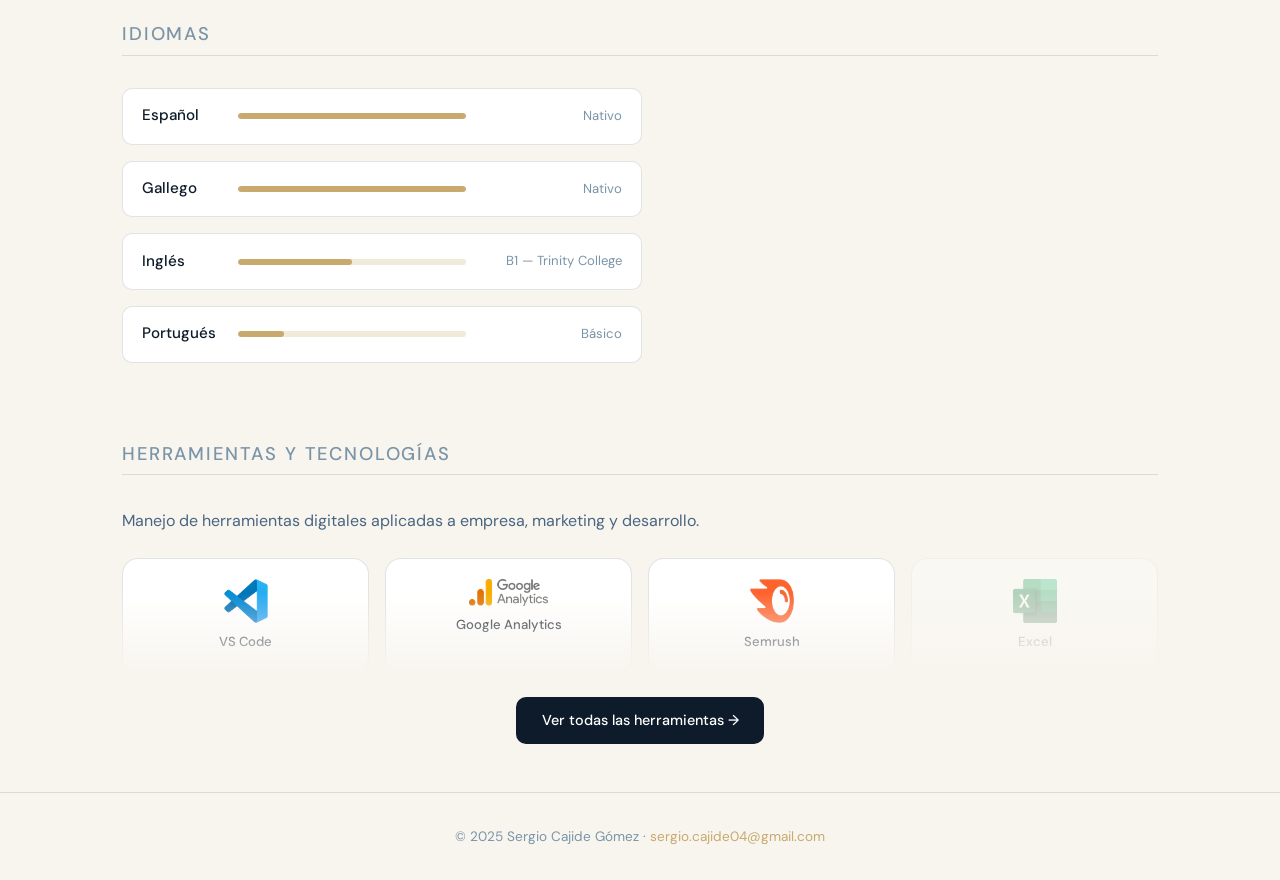
<file: sobre-mi.html>
<!DOCTYPE html>
<html lang="es">
<head>
  <meta charset="UTF-8">
  <meta name="viewport" content="width=device-width, initial-scale=1.0">
  <title>Sobre mí — Sergio Cajide Gómez</title>
  <link rel="stylesheet" href="style.css">
  <link href="https://fonts.googleapis.com/css2?family=DM+Serif+Display:ital@0;1&family=DM+Sans:wght@300;400;500&display=swap" rel="stylesheet">
</head>
<body>

  <nav class="navbar">
    <a href="index.html" class="nav-brand">
    <img src="img/SCG_logo.png" alt="SCG Logo">
    </a>
    <ul class="nav-links">
      <li><a href="index.html">Inicio</a></li>
      <li><a href="sobre-mi.html" class="active">Sobre mí</a></li>
      <li><a href="experiencia.html">Experiencia</a></li>
      <li><a href="herramientas.html">Herramientas</a></li>
      <li><a href="proyectos.html">Proyectos</a></li>
      <li><a href="contacto.html">Contacto</a></li>
    </ul>
    <button class="nav-toggle" id="navToggle">&#9776;</button>
  </nav>

  <section class="page-header container">
    <p class="page-eyebrow">01 — Sobre mí</p>
    <h1 class="page-title">Un poco<br><em>sobre mí</em></h1>
  </section>

  <section class="about-content container">
    <div class="about-grid">
      <div class="about-text">
        <p class="about-lead">Soy Sergio, estudiante de último curso de <strong>Empresa y Tecnología</strong> en la Universidad de Santiago de Compostela, con base en A Coruña y actualmente en Lugo.</p>
        <p>Me interesa especialmente la intersección entre <strong>innovación, creatividad y estrategia empresarial</strong>, con un enfoque claro hacia el marketing y el desarrollo de negocio. A lo largo de mi formación, he participado en proyectos donde he potenciado habilidades como el pensamiento estratégico, el trabajo en equipo y el liderazgo, siempre buscando aportar soluciones con impacto real.</p>
        <p>Actualmente compagino mis estudios con prácticas en <strong>marketing digital</strong> y <strong>revenue management</strong>, lo que me está permitiendo tener una visión práctica sobre cómo optimizar decisiones y orientarme a decisiones, entender al cliente y maximizar el rendimiento de los negocios en entornos competitivos.</p>
        <p>Además, el deporte ha sido una parte clave de mi desarrollo personal. Como jugador y árbitro de hockey sobre patines, he aprendido la importancia de la <strong>disciplina, la toma de decisiones bajo presión</strong> y la <strong>colaboración</strong>, competencias que aplico de forma directa en el entorno profesional.</p>
        <p>Mi objetivo es seguir creciendo en el ámbito de la empresa y el marketing, aportando una visión innovadora y tecnológica que contribuya al desarrollo de proyectos sólidos, creativos y orientados a resultados.</p>
      </div>

      <div class="about-sidebar">
        <div class="info-card">
          <h3 class="info-card-title">Contacto rápido</h3>
          <ul class="info-list">
            <li><span class="info-icon">✉</span> sergio.cajide04@gmail.com</li>
            <li><span class="info-icon">☎</span> 609 332 572</li>
            <li><span class="info-icon">📍</span> A Coruña, Galicia</li>
          </ul>
        </div>

        <div class="info-card">
          <h3 class="info-card-title">Formación</h3>
          <ul class="timeline-mini">
            <li>
              <div class="tl-mini-row">
                <img src="img/logo_usc.png" alt="USC" class="tl-mini-logo">
                <div>
                  <span class="tl-year">2022 – Actualidad</span>
                  <span class="tl-title">Grado en Empresa y Tecnología</span>
                  <span class="tl-place">USC, Lugo</span>
                </div>
              </div>
            </li>
            <li>
              <div class="tl-mini-row">
                <img src="img/logo_ird.png" alt="IES Rafael Dieste" class="tl-mini-logo">
                <div>
                  <span class="tl-year">2020 – 2022</span>
                  <span class="tl-title">Bachillerato</span>
                  <span class="tl-place">IES Rafael Dieste, A Coruña</span>
                </div>
              </div>
            </li>
          </ul>
        </div>
      </div>
    </div>
  </section>

  <section class="skills-section container">
    <h2 class="section-title">Habilidades</h2>
    <div class="skills-grid">
      <div class="skill-block">
        <div class="skill-icon">&#128200;</div>
        <h4>Gestión de proyectos</h4>
        <p>Planificación, coordinación y seguimiento de objetivos en entornos multidisciplinares.</p>
      </div>
      <div class="skill-block">
        <div class="skill-icon">&#128202;</div>
        <h4>Análisis y resolución de problemas</h4>
        <p>Enfoque estructurado para identificar causas y proponer soluciones orientadas a resultados.</p>
      </div>
      <div class="skill-block">
        <div class="skill-icon">&#127758;</div>
        <h4>Entornos internacionales</h4>
        <p>Experiencia real trabajando en proyectos europeos con equipos multiculturales.</p>
      </div>
      <div class="skill-block">
        <div class="skill-icon">&#128187;</div>
        <h4>Herramientas digitales</h4>
        <p>Uso de herramientas tecnológicas aplicadas a empresa, marketing y analítica de datos.</p>
      </div>
      <div class="skill-block">
        <div class="skill-icon">&#128161;</div>
        <h4>Innovación y emprendimiento</h4>
        <p>Mentalidad orientada a la búsqueda de nuevas oportunidades y soluciones creativas.</p>
      </div>
      <div class="skill-block">
        <div class="skill-icon">&#128172;</div>
        <h4>Comunicación multilingüe</h4>
        <p>Capacidad de trabajar y comunicarse en español, gallego e inglés.</p>
      </div>
    </div>
  </section>

  <section class="languages-section container">
    <h2 class="section-title">Idiomas</h2>
    <div class="lang-grid">
      <div class="lang-card">
        <span class="lang-name">Español</span>
        <div class="lang-bar-wrap"><div class="lang-bar" style="width:100%"></div></div>
        <span class="lang-level">Nativo</span>
      </div>
      <div class="lang-card">
        <span class="lang-name">Gallego</span>
        <div class="lang-bar-wrap"><div class="lang-bar" style="width:100%"></div></div>
        <span class="lang-level">Nativo</span>
      </div>
      <div class="lang-card">
        <span class="lang-name">Inglés</span>
        <div class="lang-bar-wrap"><div class="lang-bar" style="width:50%"></div></div>
        <span class="lang-level">B1 — Trinity College</span>
      </div>
      <div class="lang-card">
        <span class="lang-name">Portugués</span>
        <div class="lang-bar-wrap"><div class="lang-bar" style="width:20%"></div></div>
        <span class="lang-level">Básico</span>
      </div>
    </div>
  </section>

  <section class="tools-preview-section container">
    <h2 class="section-title">Herramientas y tecnologías</h2>
    <p class="tools-intro">Manejo de herramientas digitales aplicadas a empresa, marketing y desarrollo.</p>
    <div class="tools-preview-wrap">
      <div class="tools-preview-grid">
        <div class="tool-chip">
          <img src="img/logo_vscode.png" alt="VS Code">
          <span>VS Code</span>
        </div>
        <div class="tool-chip">
          <img src="img/logo_googleanalytics.png" alt="Google Analytics">
          <span>Google Analytics</span>
        </div>
        <div class="tool-chip">
          <img src="img/logo_semrush.png" alt="Semrush">
          <span>Semrush</span>
        </div>
        <div class="tool-chip tool-chip-fade">
          <img src="img/logo_excel.png" alt="Excel">
          <span>Excel</span>
        </div>
      </div>
      <div class="tools-fade-overlay"></div>
    </div>
    <div style="text-align:center;margin-top:1.5rem;">
      <a href="herramientas.html" class="btn btn-primary">Ver todas las herramientas →</a>
    </div>
  </section>
  <nav class="mobile-bottom-nav">
    <a href="index.html">Inicio</a>
    <a href="experiencia.html">Experiencia</a>
    <a href="herramientas.html">Herramientas</a>
    <a href="proyectos.html">Proyectos</a>
    <a href="contacto.html">Contacto</a>
  </nav>
  <footer class="footer">
    <p>© 2025 Sergio Cajide Gómez · <a href="mailto:sergio.cajide04@gmail.com">sergio.cajide04@gmail.com</a></p>
  </footer>

  <script src="nav.js"></script>
</body>
</html>
</file>
<file: style.css>
/* ===== RESET & BASE ===== */
*, *::before, *::after { box-sizing: border-box; margin: 0; padding: 0; }

:root {
  --navy:       #0d1b2a;
  --navy-mid:   #1a2e42;
  --navy-light: #243b53;
  --slate:      #4a6580;
  --slate-light:#7a94a8;
  --cream:      #f8f5ef;
  --cream-mid:  #f0ead9;
  --white:      #ffffff;
  --accent:     #c8a96e;
  --accent-dark:#a8863e;
  --blue:       #3a7fc1;
  --blue-light: #ddeeff;
  --amber:      #d4820a;
  --amber-light:#fff0d0;
  --green:      #2a7a4e;
  --green-light:#d4f0e0;
  --text-primary:   var(--navy);
  --text-secondary: var(--slate);
  --border:     rgba(13, 27, 42, 0.12);
  --border-mid: rgba(13, 27, 42, 0.2);
  --radius:     10px;
  --radius-lg:  16px;
  --shadow-sm:  0 2px 12px rgba(13, 27, 42, 0.06);
  --shadow-md:  0 6px 28px rgba(13, 27, 42, 0.1);
}

html { scroll-behavior: smooth; }

body {
  font-family: 'DM Sans', sans-serif;
  font-size: 16px;
  line-height: 1.7;
  color: var(--text-primary);
  background: var(--cream);
  min-height: 100vh;
}

/* ===== TYPOGRAPHY ===== */
h1, h2, h3, h4 { font-weight: 500; line-height: 1.2; }
h1 { font-size: clamp(2.4rem, 5vw, 3.8rem); }
h2 { font-size: clamp(1.6rem, 3vw, 2.2rem); }
h3 { font-size: 1.2rem; }
h4 { font-size: 1rem; }
em { font-family: 'DM Serif Display', serif; font-style: italic; }
p { color: var(--text-secondary); }
a { text-decoration: none; color: inherit; }
strong { font-weight: 500; color: var(--text-primary); }

/* ===== LAYOUT ===== */
.container {
  max-width: 1100px;
  margin: 0 auto;
  padding: 0 2rem;
}

/* ===== NAVBAR ===== */
.navbar {
  position: sticky;
  top: 0;
  z-index: 100;
  display: flex;
  align-items: center;
  justify-content: space-between;
  padding: 0.6rem 2.5rem;
  background: rgba(248, 245, 239, 0.92);
  backdrop-filter: blur(12px);
  border-bottom: 1px solid var(--border);
 } 
.nav-brand {
  font-family: 'DM Serif Display', serif;
  font-size: 1.4rem;
  color: var(--navy);
  letter-spacing: 0.04em;
  display: flex;
  align-items: center;
  height: 70px;
}

.nav-brand img {
  height: 90px; 
  width: auto;
  object-fit: contain;
}

.nav-links {
  display: flex;
  gap: 0.2rem;
  list-style: none;
}

.nav-links a {
  display: block;
  padding: 0.4rem 0.9rem;
  font-size: 0.9rem;
  font-weight: 400;
  color: var(--slate);
  border-radius: 6px;
  transition: all 0.2s;
}

.nav-links a:hover,
.nav-links a.active {
  color: var(--navy);
  background: var(--cream-mid);
}

.nav-links a.active {
  font-weight: 500;
}

.nav-toggle {
  display: none;
  background: none;
  border: none;
  font-size: 1.4rem;
  cursor: pointer;
  color: var(--navy);
}

/* Mobile nav */
@media (max-width: 700px) {
  .nav-toggle { display: block; }
  .nav-links {
    display: none;
    position: absolute;
    top: 100%;
    left: 0; right: 0;
    flex-direction: column;
    background: var(--cream);
    border-bottom: 1px solid var(--border);
    padding: 1rem 2rem;
    gap: 0.4rem;
  }
  .nav-links.open { display: flex; }
}

/* ===== BUTTONS ===== */
.btn {
  display: inline-block;
  padding: 0.7rem 1.6rem;
  border-radius: var(--radius);
  font-family: 'DM Sans', sans-serif;
  font-size: 0.9rem;
  font-weight: 500;
  cursor: pointer;
  transition: all 0.2s;
  border: none;
}

.btn-primary {
  background: var(--navy);
  color: var(--white);
}
.btn-primary:hover {
  background: var(--navy-mid);
  transform: translateY(-1px);
  box-shadow: var(--shadow-sm);
}

.btn-outline {
  background: transparent;
  color: var(--navy);
  border: 1.5px solid var(--border-mid);
}
.btn-outline:hover {
  background: var(--cream-mid);
  border-color: var(--navy);
}

.btn-full { width: 100%; text-align: center; }

/* ===== HERO ===== */
.hero {
  display: grid;
  grid-template-columns: 1fr 1fr;
  gap: 4rem;
  align-items: center;
  max-width: 1100px;
  margin: 0 auto;
  padding: 6rem 2rem 5rem;
}

@media (max-width: 768px) {
  .hero { grid-template-columns: 1fr; padding: 3rem 1.5rem 3rem; gap: 2.5rem; }
}

.hero-eyebrow {
  font-size: 0.85rem;
  font-weight: 500;
  letter-spacing: 0.12em;
  text-transform: uppercase;
  color: var(--accent);
  margin-bottom: 1rem;
}

.hero-title {
  color: var(--navy);
  margin-bottom: 1rem;
}

.hero-subtitle {
  font-size: 0.9rem;
  font-weight: 500;
  letter-spacing: 0.06em;
  text-transform: uppercase;
  color: var(--slate-light);
  margin-bottom: 1.5rem;
}

.hero-desc {
  font-size: 1.05rem;
  color: var(--slate);
  max-width: 500px;
  margin-bottom: 2rem;
}

.hero-cta { display: flex; gap: 1rem; flex-wrap: wrap; }

/* Hero photo */
.hero-photo-wrap {
  position: relative;
}
.hero-photo {
  width: 100%;
  height: 340px;
  display: block;
  border-radius: var(--radius-lg);
  object-fit: cover;
  object-position: center center;
}

.hero-visual {
  align-self: start;
  padding-top: 1rem;
  display: flex;
  flex-direction: column;
  gap: 1.2rem;
}

/* Hero visual */
.hero-card {
  position: static;
  background: var(--white);
  border: 1px solid var(--border);
  border-radius: var(--radius-lg);
  padding: 1.2rem 1.4rem;
  box-shadow: var(--shadow-md);
}

.hero-tag {
  font-size: 0.75rem;
  font-weight: 500;
  text-transform: uppercase;
  letter-spacing: 0.1em;
  color: var(--accent);
  margin-bottom: 1.2rem;
}

.hero-roles { display: flex; flex-direction: column; gap: 1rem; }

.role-item {
  display: flex;
  align-items: flex-start;
  gap: 0.75rem;
}

.role-dot {
  width: 10px;
  height: 10px;
  border-radius: 50%;
  margin-top: 5px;
  flex-shrink: 0;
}

.dot-blue   { background: var(--blue); }
.dot-amber  { background: var(--amber); }
.dot-green  { background: var(--green); }

.role-company { font-size: 0.95rem; font-weight: 500; color: var(--navy); margin: 0; }
.role-desc    { font-size: 0.82rem; color: var(--slate-light); margin: 0; }

.hero-badges {
  display: flex;
  flex-wrap: wrap;
  gap: 0.5rem;
  margin-top: 1rem;
}

.badge {
  display: inline-block;
  padding: 0.3rem 0.8rem;
  font-size: 0.78rem;
  font-weight: 500;
  background: var(--cream-mid);
  color: var(--slate);
  border-radius: 20px;
  border: 1px solid var(--border);
}

/* ===== HIGHLIGHT GRID (homepage) ===== */
.highlights { padding: 2rem 2rem 6rem; }

.highlight-grid {
  display: grid;
  grid-template-columns: repeat(4, 1fr);
  gap: 1rem;
}

@media (max-width: 900px) { .highlight-grid { grid-template-columns: repeat(2, 1fr); } }
@media (max-width: 500px) { .highlight-grid { grid-template-columns: 1fr; } }

.highlight-card {
  display: block;
  padding: 1.6rem;
  background: var(--white);
  border: 1px solid var(--border);
  border-radius: var(--radius-lg);
  transition: all 0.25s;
  position: relative;
  overflow: hidden;
}

.highlight-card::before {
  content: '';
  position: absolute;
  top: 0; left: 0; right: 0;
  height: 3px;
  background: var(--accent);
  transform: scaleX(0);
  transition: transform 0.25s;
}

.highlight-card:hover { transform: translateY(-3px); box-shadow: var(--shadow-md); }
.highlight-card:hover::before { transform: scaleX(1); }

.highlight-num {
  font-family: 'DM Serif Display', serif;
  font-size: 2rem;
  color: var(--cream-mid);
  margin-bottom: 0.5rem;
}

.highlight-card h3 { font-size: 1.05rem; color: var(--navy); margin-bottom: 0.3rem; }
.highlight-card p  { font-size: 0.85rem; color: var(--slate-light); }

.highlight-arrow {
  display: block;
  margin-top: 1.2rem;
  font-size: 1.1rem;
  color: var(--accent);
  transition: transform 0.2s;
}
.highlight-card:hover .highlight-arrow { transform: translateX(4px); }

/* ===== PAGE HEADER ===== */
.page-header {
  padding: 4.5rem 2rem 2rem;
}

.page-eyebrow {
  font-size: 0.8rem;
  font-weight: 500;
  text-transform: uppercase;
  letter-spacing: 0.14em;
  color: var(--accent);
  margin-bottom: 0.8rem;
}

.page-title {
  color: var(--navy);
}

/* ===== SECTION TITLE ===== */
.section-title {
  font-size: 1.15rem;
  font-weight: 500;
  text-transform: uppercase;
  letter-spacing: 0.1em;
  color: var(--slate-light);
  margin-bottom: 2rem;
  padding-bottom: 0.6rem;
  border-bottom: 1px solid var(--border);
}

/* ===== ABOUT PAGE ===== */
.about-content { padding: 2rem 2rem 3rem; }

.about-grid {
  display: grid;
  grid-template-columns: 1.5fr 1fr;
  gap: 3rem;
  align-items: start;
}

@media (max-width: 768px) { .about-grid { grid-template-columns: 1fr; } }

.about-lead {
  font-size: 1.15rem;
  color: var(--navy);
  margin-bottom: 1.2rem;
}

.about-text p { margin-bottom: 1rem; }

.info-card {
  background: var(--white);
  border: 1px solid var(--border);
  border-radius: var(--radius-lg);
  padding: 1.4rem;
  margin-bottom: 1rem;
  box-shadow: var(--shadow-sm);
}

.info-card-title {
  font-size: 0.8rem;
  font-weight: 500;
  text-transform: uppercase;
  letter-spacing: 0.1em;
  color: var(--slate-light);
  margin-bottom: 1rem;
}

.info-list { list-style: none; }
.info-list li {
  display: flex;
  align-items: center;
  gap: 0.6rem;
  font-size: 0.9rem;
  color: var(--slate);
  padding: 0.35rem 0;
  border-bottom: 1px solid var(--border);
}
.info-list li:last-child { border-bottom: none; }
.info-icon { font-size: 0.85rem; }

.timeline-mini { list-style: none; }
.timeline-mini li {
  display: flex;
  flex-direction: column;
  padding: 0.6rem 0;
  border-bottom: 1px solid var(--border);
}
.timeline-mini li:last-child { border-bottom: none; }
.tl-year  { font-size: 0.78rem; color: var(--accent); font-weight: 500; }
.tl-title { font-size: 0.9rem; font-weight: 500; color: var(--navy); }
.tl-place { font-size: 0.82rem; color: var(--slate-light); }

/* Skills */
.skills-section { padding: 2rem 2rem 3rem; }

.skills-grid {
  display: grid;
  grid-template-columns: repeat(3, 1fr);
  gap: 1rem;
}

@media (max-width: 900px) { .skills-grid { grid-template-columns: repeat(2, 1fr); } }
@media (max-width: 500px) { .skills-grid { grid-template-columns: 1fr; } }

.skill-block {
  background: var(--white);
  border: 1px solid var(--border);
  border-radius: var(--radius-lg);
  padding: 1.4rem;
  transition: box-shadow 0.2s;
}
.skill-block:hover { box-shadow: var(--shadow-md); }

.skill-icon { font-size: 1.5rem; margin-bottom: 0.6rem; }
.skill-block h4 { font-size: 0.95rem; color: var(--navy); margin-bottom: 0.4rem; }
.skill-block p  { font-size: 0.85rem; color: var(--slate-light); }

/* Languages */
.languages-section { padding: 1rem 2rem 4rem; }

.lang-grid { display: flex; flex-direction: column; gap: 1rem; max-width: 520px; }

.lang-card {
  display: flex;
  align-items: center;
  gap: 1rem;
  background: var(--white);
  border: 1px solid var(--border);
  border-radius: var(--radius);
  padding: 0.9rem 1.2rem;
}

.lang-name  { font-weight: 500; font-size: 0.95rem; min-width: 80px; color: var(--navy); }
.lang-level { font-size: 0.82rem; color: var(--slate-light); min-width: 140px; text-align: right; }

.lang-bar-wrap {
  flex: 1;
  height: 6px;
  background: var(--cream-mid);
  border-radius: 10px;
  overflow: hidden;
}
.lang-bar {
  height: 100%;
  background: var(--accent);
  border-radius: 10px;
}

/* Company logos in timeline */
.company-logo {
  width: 40px;
  height: 40px;
  border-radius: 8px;
  overflow: hidden;
  flex-shrink: 0;
  background: var(--cream);
  display: flex;
  align-items: center;
  justify-content: center;
  border: 1px solid var(--border);
}
.company-logo-wide {
  width: auto;
  min-width: 40px;
  max-width: 110px;
  padding: 0 8px;
  background: var(--white);
}

/* Project logo */
.project-logo-wrap {
  margin-bottom: 0.8rem;
}

/* ===== EXPERIENCE PAGE ===== */
.timeline-section { padding: 2rem 2rem 3rem; }

.timeline { display: flex; flex-direction: column; gap: 0; position: relative; padding-left: 2rem; }

.timeline::before {
  content: '';
  position: absolute;
  left: 0.35rem;
  top: 12px;
  bottom: 12px;
  width: 1px;
  background: var(--border-mid);
}

.timeline-item {
  display: flex;
  gap: 1.5rem;
  position: relative;
  padding-bottom: 2.5rem;
}

.timeline-dot {
  position: absolute;
  left: -1.8rem;
  top: 6px;
  width: 14px;
  height: 14px;
  border-radius: 50%;
  border: 2.5px solid var(--cream);
  flex-shrink: 0;
  z-index: 1;
}

.timeline-body {
  background: var(--white);
  border: 1px solid var(--border);
  border-radius: var(--radius-lg);
  padding: 1.4rem 1.6rem;
  flex: 1;
  box-shadow: var(--shadow-sm);
}

.tl-header {
  display: flex;
  justify-content: space-between;
  align-items: flex-start;
  gap: 1rem;
  margin-bottom: 0.8rem;
  flex-wrap: wrap;
}

.tl-role    { font-size: 1.05rem; font-weight: 500; color: var(--navy); }
.tl-company { font-size: 0.88rem; color: var(--slate-light); margin-top: 0.1rem; }
.tl-desc    { font-size: 0.92rem; color: var(--slate); margin-bottom: 1rem; }

.tl-badge {
  display: inline-block;
  padding: 0.25rem 0.75rem;
  font-size: 0.78rem;
  font-weight: 500;
  border-radius: 20px;
  white-space: nowrap;
}

.badge-blue   { background: var(--blue-light);   color: var(--blue); }
.badge-amber  { background: var(--amber-light);  color: var(--amber); }
.badge-green  { background: var(--green-light);  color: var(--green); }

.tl-tags { display: flex; flex-wrap: wrap; gap: 0.4rem; }

.tag {
  display: inline-block;
  padding: 0.2rem 0.65rem;
  font-size: 0.78rem;
  background: var(--cream);
  color: var(--slate);
  border-radius: 20px;
  border: 1px solid var(--border);
}

/* Education */
.edu-section { padding: 1rem 2rem 4rem; }

.edu-grid {
  display: grid;
  grid-template-columns: repeat(2, 1fr);
  gap: 1.2rem;
}

@media (max-width: 600px) { .edu-grid { grid-template-columns: 1fr; } }

.edu-card {
  background: var(--white);
  border: 1px solid var(--border);
  border-radius: var(--radius-lg);
  padding: 1.5rem;
  box-shadow: var(--shadow-sm);
}

.edu-year   { font-size: 0.78rem; font-weight: 500; text-transform: uppercase; letter-spacing: 0.1em; color: var(--accent); display: block; margin-bottom: 0.5rem; }
.edu-card h3 { font-size: 1rem; color: var(--navy); margin-bottom: 0.3rem; }
.edu-place  { font-size: 0.88rem; color: var(--slate-light); margin-bottom: 0.6rem; }
.edu-detail { font-size: 0.88rem; color: var(--slate-light); }

/* ===== PROJECTS PAGE ===== */
.projects-section { padding: 2rem 2rem 3rem; }

.project-grid {
  display: grid;
  grid-template-columns: repeat(3, 1fr);
  gap: 1.2rem;
}

@media (max-width: 900px) { .project-grid { grid-template-columns: 1fr; } }

.project-card {
  background: var(--white);
  border: 1px solid var(--border);
  border-radius: var(--radius-lg);
  padding: 1.5rem;
  box-shadow: var(--shadow-sm);
  transition: all 0.25s;
}
.project-card:hover { transform: translateY(-3px); box-shadow: var(--shadow-md); }

.project-header {
  display: flex;
  justify-content: space-between;
  align-items: center;
  margin-bottom: 0.8rem;
  flex-wrap: wrap;
  gap: 0.4rem;
}

.project-tag {
  display: inline-block;
  padding: 0.2rem 0.7rem;
  font-size: 0.75rem;
  font-weight: 500;
  border-radius: 20px;
}
.tag-intl     { background: #e3f0ff; color: #1a5fa8; }
.tag-erasmus  { background: #fff5d4; color: #8a6000; }
.tag-santander{ background: #ffe8e8; color: #b52020; }

.project-date { font-size: 0.78rem; color: var(--slate-light); }

.project-card h3 { font-size: 1rem; color: var(--navy); margin-bottom: 0.6rem; }
.project-card p  { font-size: 0.88rem; color: var(--slate); margin-bottom: 1rem; }

/* Certifications */
.certs-section { padding: 1rem 2rem 4rem; }

.cert-list { display: flex; flex-direction: column; gap: 0; }

.cert-item {
  display: flex;
  align-items: center;
  gap: 1.2rem;
  padding: 1.1rem 0;
  border-bottom: 1px solid var(--border);
}
.cert-item:first-child { border-top: 1px solid var(--border); }

.cert-logo {
  width: 46px;
  height: 46px;
  border-radius: 10px;
  display: flex;
  align-items: center;
  justify-content: center;
  font-size: 0.78rem;
  font-weight: 500;
  flex-shrink: 0;
}
.cert-logo-google  { background: #e8f5e9; color: #1a7a2e; }
.cert-logo-usc     { background: #e3eaf5; color: #1a3a7a; }
.cert-logo-trinity { background: #fdf0e0; color: #8a5000; }

.cert-info { flex: 1; }
.cert-info h4  { font-size: 0.95rem; font-weight: 500; color: var(--navy); }
.cert-info p   { font-size: 0.82rem; color: var(--slate-light); }
.cert-date { font-size: 0.8rem; color: var(--slate-light); white-space: nowrap; }

/* ===== CONTACT PAGE ===== */
.contact-section { padding: 2rem 2rem 4rem; }

.contact-grid {
  display: grid;
  grid-template-columns: 1fr 1.3fr;
  gap: 3rem;
  align-items: start;
}

@media (max-width: 768px) { .contact-grid { grid-template-columns: 1fr; } }

.contact-intro { font-size: 1.05rem; color: var(--slate); margin-bottom: 2rem; }

.contact-methods { display: flex; flex-direction: column; gap: 0; margin-bottom: 2rem; }

.contact-method {
  display: flex;
  align-items: center;
  gap: 1rem;
  padding: 0.9rem 0;
  border-bottom: 1px solid var(--border);
  transition: background 0.15s;
  border-radius: 4px;
}
.contact-method:first-child { border-top: 1px solid var(--border); }

.contact-method-icon {
  width: 38px;
  height: 38px;
  background: var(--cream-mid);
  border-radius: 8px;
  display: flex;
  align-items: center;
  justify-content: center;
  font-size: 0.9rem;
  font-weight: 500;
  color: var(--navy);
  flex-shrink: 0;
}

.contact-method-label { font-size: 0.75rem; color: var(--slate-light); margin: 0; }
.contact-method-value { font-size: 0.92rem; font-weight: 500; color: var(--navy); margin: 0; }

.availability-box {
  display: flex;
  align-items: center;
  gap: 0.6rem;
  padding: 0.8rem 1rem;
  background: var(--green-light);
  border-radius: var(--radius);
  border: 1px solid rgba(42, 122, 78, 0.2);
}
.avail-dot {
  width: 8px;
  height: 8px;
  background: var(--green);
  border-radius: 50%;
  flex-shrink: 0;
  animation: pulse 2s infinite;
}
.availability-box p { font-size: 0.88rem; color: var(--green); margin: 0; }

@keyframes pulse {
  0%, 100% { opacity: 1; }
  50%       { opacity: 0.4; }
}

/* Form */
.contact-form-wrap {
  background: var(--white);
  border: 1px solid var(--border);
  border-radius: var(--radius-lg);
  padding: 2rem;
  box-shadow: var(--shadow-sm);
}

.form-title { font-size: 1rem; color: var(--navy); margin-bottom: 1.5rem; font-weight: 500; }

.contact-form { display: flex; flex-direction: column; gap: 1rem; }

.form-group { display: flex; flex-direction: column; gap: 0.35rem; }
.form-group label { font-size: 0.82rem; font-weight: 500; color: var(--slate); }

.contact-form input,
.contact-form textarea {
  font-family: 'DM Sans', sans-serif;
  font-size: 0.9rem;
  color: var(--navy);
  background: var(--cream);
  border: 1px solid var(--border-mid);
  border-radius: var(--radius);
  padding: 0.65rem 0.9rem;
  outline: none;
  resize: vertical;
  transition: border-color 0.2s;
}
.contact-form input:focus,
.contact-form textarea:focus { border-color: var(--accent); }

.form-note { font-size: 0.78rem; color: var(--slate-light); margin-top: 0.3rem; }

/* ===== PAGE NAV ===== */
.page-nav {
  display: flex;
  justify-content: space-between;
  padding: 1.5rem 2rem 3rem;
  gap: 1rem;
}

/* ===== FOOTER ===== */
.footer {
  border-top: 1px solid var(--border);
  padding: 2rem;
  text-align: center;
}
.footer p { font-size: 0.85rem; color: var(--slate-light); }
.footer a { color: var(--accent); }
.footer a:hover { text-decoration: underline; }

/* ===== EDUCATION LOGO ===== */
.edu-logo-row {
  margin-bottom: 0.7rem;
  height: 44px;
  display: flex;
  align-items: center;
}
.edu-logo {
  max-height: 40px;
  max-width: 120px;
  width: auto;
  object-fit: contain;
}

/* ===== TIMELINE MINI WITH LOGOS ===== */
.tl-mini-row {
  display: flex;
  align-items: center;
  gap: 0.8rem;
}
.tl-mini-logo {
  width: 36px;
  height: 36px;
  object-fit: contain;
  flex-shrink: 0;
}

/* ===== LANG CERT LOGO ===== */
.lang-card-cert {
  flex-wrap: wrap;
  gap: 0.4rem;
}
.lang-cert-logo {
  height: 24px;
  width: auto;
  object-fit: contain;
  margin-left: auto;
}

/* ===== CERT LOGO IMG ===== */
.cert-logo-img {
  background: transparent;
  border: none;
  width: 60px;
  height: 44px;
  display: flex;
  align-items: center;
  justify-content: center;
  flex-shrink: 0;
}
.cert-logo-img img {
  max-width: 60px;
  max-height: 40px;
  width: auto;
  height: auto;
  object-fit: contain;
}

/* ===== TOOLS PREVIEW SECTION (on sobre-mi) ===== */
.tools-preview-section {
  padding: 1rem 2rem 3rem;
}
.tools-intro {
  margin-bottom: 1.5rem;
  font-size: 1rem;
}
.tools-preview-wrap {
  position: relative;
  overflow: hidden;
}
.tools-preview-grid {
  display: grid;
  grid-template-columns: repeat(4, 1fr);
  gap: 1rem;
}
@media (max-width: 700px) {
  .tools-preview-grid { grid-template-columns: repeat(2, 1fr); }
}
.tool-chip {
  display: flex;
  flex-direction: column;
  align-items: center;
  gap: 0.5rem;
  background: var(--white);
  border: 1px solid var(--border);
  border-radius: var(--radius-lg);
  padding: 1.2rem 0.8rem;
  text-align: center;
}
.tool-chip img {
  max-height: 44px;
  max-width: 80px;
  width: auto;
  object-fit: contain;
}
.tool-chip span {
  font-size: 0.82rem;
  font-weight: 500;
  color: var(--navy);
}
.tool-chip-fade {
  opacity: 0.3;
  pointer-events: none;
}
.tools-fade-overlay {
  position: absolute;
  bottom: 0; left: 0; right: 0;
  height: 80px;
  background: linear-gradient(to bottom, transparent, var(--cream));
  pointer-events: none;
}

/* ===== TOOLS FULL PAGE ===== */
.tools-full-section { padding: 2rem 2rem 4rem; }
.page-subtitle {
  font-size: 1.05rem;
  color: var(--slate);
  margin-top: 0.8rem;
  max-width: 600px;
}
.tool-category { margin-bottom: 3rem; }
.tools-cat-desc {
  font-size: 0.9rem;
  color: var(--slate-light);
  margin-bottom: 1.2rem;
  margin-top: -1.4rem;
}
.tools-full-grid {
  display: grid;
  grid-template-columns: repeat(auto-fill, minmax(200px, 1fr));
  gap: 1rem;
}
.tool-card {
  background: var(--white);
  border: 1px solid var(--border);
  border-radius: var(--radius-lg);
  padding: 1.3rem;
  display: flex;
  flex-direction: column;
  gap: 0.4rem;
  transition: all 0.2s;
}
.tool-card:hover {
  transform: translateY(-2px);
  box-shadow: var(--shadow-md);
}
.tool-card-logo {
  height: 50px;
  display: flex;
  align-items: center;
  margin-bottom: 0.4rem;
}
.tool-card-logo img {
  max-height: 46px;
  max-width: 56px;
  width: auto;
  object-fit: contain;
}
.tool-card-logo-wide img {
  max-width: 130px;
  max-height: 40px;
}
.tool-card h4 {
  font-size: 0.95rem;
  color: var(--navy);
  font-weight: 500;
}
.tool-card p {
  font-size: 0.83rem;
  color: var(--slate-light);
  line-height: 1.5;
  flex: 1;
}
.tool-level {
  display: flex;
  align-items: center;
  gap: 4px;
  margin-top: 0.5rem;
}
.level-dot {
  width: 8px;
  height: 8px;
  border-radius: 50%;
  background: var(--border-mid);
}
.level-dot.active {
  background: var(--accent);
}
.level-label {
  font-size: 0.75rem;
  color: var(--slate-light);
  margin-left: 4px;
}
.btn-cv {
  background: var(--accent) !important;;
  color: var(--navy) !important;;
  border: none;
  font-weight: 600;
  display: inline-flex;
  align-items: center;
  gap: 6px;
  transition: all 0.25s ease;
}

.btn-cv:hover {
  background: var(--accent-dark);
  color: var(--white);
  transform: translateY(-2px);
  box-shadow: 0 6px 18px rgba(200, 169, 110, 0.3);
}

.mobile-bottom-nav {
  display: none;
}

@media (max-width: 700px) {

  .mobile-bottom-nav {
    display: flex;
    position: fixed;
    bottom: 12px;
    left: 12px;
    right: 12px;

    border-radius: 16px;
    padding: 0.5rem;

    background: rgba(248, 245, 239, 0.95);
    backdrop-filter: blur(10px);
    box-shadow: var(--shadow-md);

    align-items: center;
    justify-content: space-between;
  }

.mobile-bottom-nav a {
  flex: 0 0 auto;
  text-align: center;
  font-size: 0.75rem;
  padding: 0.6rem 0.28rem;
  color: var(--slate);
  position: relative;
  font-weight: 600;
  white-space: nowrap;
}

  .mobile-bottom-nav a:not(:last-child)::after {
    content: "";
    position: absolute;
    right: 0;
    top: 50%;
    transform: translateY(-50%);
    width: 1px;
    height: 16px;
    background: var(--border-mid);
  }

.mobile-bottom-nav a.active {
  font-weight: 700;  /* negrita real */
  color: var(--navy);
}

.mobile-bottom-nav a.active::after {
  content: "";
  position: absolute;
  bottom: 4px;
  left: 25%;
  width: 50%;
  height: 2px;
  background: var(--accent);
  border-radius: 2px;
}
  body {
    padding-bottom: 90px;
  }

.hero-cta {
    display: flex;
    flex-wrap: nowrap;
    gap: 0.5rem;
    justify-content: center;
  }

  .hero-cta .btn {
    display: flex;             
    align-items: center;        
    justify-content: center;   

    padding: 0.55rem 0.7rem;
    font-size: 0.78rem;
    border-radius: 10px;

    white-space: nowrap;
  }
}
</file>
